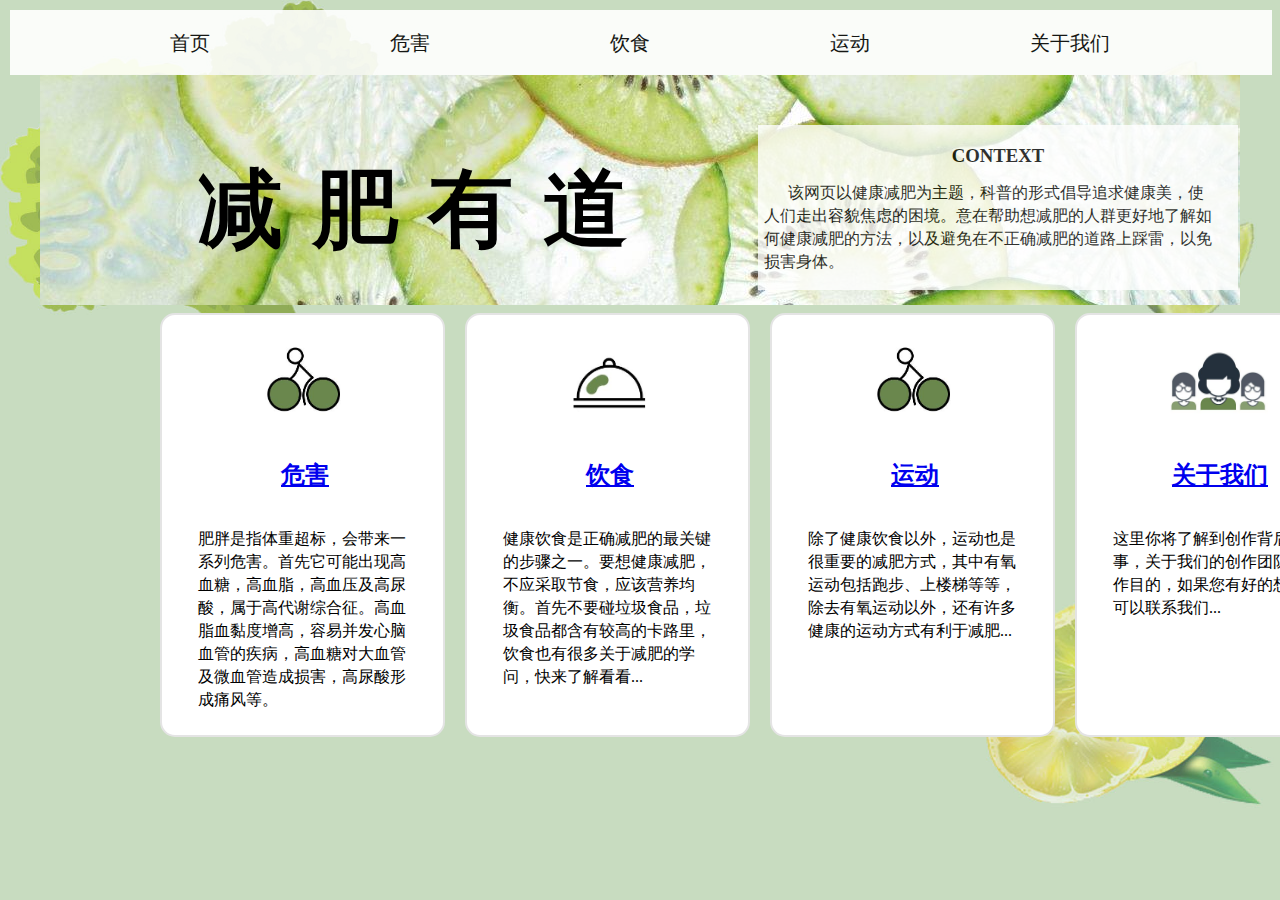
<file: index.html>
<!doctype html> 
<html lang="zh"><!--主要文字为中文-->
    <head><!--网页头部-->
        <meta charset="utf-8">
        <title>减肥有道</title><!--网站标题-->
			<link rel="stylesheet" href="style.css"/>
       <!--样式设计-->
    </head>
	<!--网页主体部分-->
   <body background="img/6666.jpg" style=" background-repeat:no-repeat ;background-size:100% 100%;background-attachment: fixed;"><!--设置背景图片-->
	   <div class="container">
			<div class="containerfirst">
				<div id="menu"><!--菜单栏-->
					<ul>
						<li><a href="index.html">首页</a></li>
						<li><a href="201918340433-zhangqi-1601/harm.html" class="drop">危害</a>
							<div class="dropdown_1column">
								<div class="col_1">
									<ul class="simple">
										<li><a href="201918340433-zhangqi-1601/obese/obese.html">肥胖的危害</a></li>
										<li><a href="201918340433-zhangqi-1601/false losing/false losing.html">不正确减肥</a></li>    
									</ul>
								</div>
							</div>
						</li>
						<li><a href="201918340431-yeyang-1601/YinShi.html" class="drop">饮食</a>
							<div class="dropdown_1column">
								<div class="col_1">
									<ul class="simple">
										<li><a href="201918340431-yeyang-1601/ShiWuJieShao/ShiWuJieShao.html">食物介绍</a></li>
										<li><a href="201918340431-yeyang-1601/JianFeiShiPu/JianFeiShiPu.html">减肥食谱</a></li>    
									</ul>
								</div>
							</div>
						</li>
						<li><a href="201918340435-zhonglumei-1601/yundong.html" class="drop">运动</a>
							<div class="dropdown_1column">
								<div class="col_1">
									<ul class="simple">
										<li><a href="201918340435-zhonglumei-1601/youyang/youyang.html">有氧运动</a></li>
										<li><a href="201918340435-zhonglumei-1601/wuyang/wuyang2.html">无氧运动</a></li>    
									</ul>
								</div>
							</div>
						</li>
						<li><a href="aboutUs/aboutUs.html" class="nodrop">关于我们</a></li>
					</ul>
				</div>
			</div> 
	    </div>
		<div class="demo">
	   	   <h1>减肥有道</h1>
		   	  <div class="box"><!--透明框-->
				  <h3>CONTEXT</h3>
				  <p> &nbsp; &nbsp; &nbsp; 该网页以健康减肥为主题，科普的形式倡导追求健康美，使人们走出容貌焦虑的困境。意在帮助想减肥的人群更好地了解如何健康减肥的方法，以及避免在不正确减肥的道路上踩雷，以免损害身体。</p>
			  </div>
		
	  </div>    
	   <br><br><br>
		<div id="main">
			<div id="one">
				<a href="201918340433-zhangqi-1601/harm.html">
					<img src="img/5661.png" alt="a picture of 危害的图标">
				</a>
					<div class="text">
						<a href="201918340433-zhangqi-1601/harm.html">
							<h2>危害</h2>
						</a>
						<p>肥胖是指体重超标，会带来一系列危害。首先它可能出现高血糖，高血脂，高血压及高尿酸，属于高代谢综合征。高血脂血黏度增高，容易并发心脑血管的疾病，高血糖对大血管及微血管造成损害，高尿酸形成痛风等。
						</p>
					</div>
			</div>
			<div id="two">
				<a href="201918340431-yeyang-1601/YinShi.html">
					<img src="img/xzoi112.png" alt="a picture of 饮食图标">
				</a>
					<div class="text">
						<a href="201918340431-yeyang-1601/YinShi.html">
							<h2>饮食</h2>
						</a>
						<p>健康饮食是正确减肥的最关键的步骤之一。要想健康减肥，不应采取节食，应该营养均衡。首先不要碰垃圾食品，垃圾食品都含有较高的卡路里，饮食也有很多关于减肥的学问，快来了解看看...
						</p>
					</div>
			</div>
			<div id="three">
				<a href="201918340435-zhonglumei-1601/yundong.html">
					<img src="img/5661.png" alt="a picture of 运动图标">
				</a>
					<div class="text">
						<a href="201918340435-zhonglumei-1601/yundong.html">
							<h2>运动</h2>
						</a>
						<p>除了健康饮食以外，运动也是很重要的减肥方式，其中有氧运动包括跑步、上楼梯等等，除去有氧运动以外，还有许多健康的运动方式有利于减肥...
						</p>
					</div>
			</div>
			<div id="four">
				<a href="aboutUs/aboutUs.html">
					<img src="img/112.png" alt="a picture of cycling">
				</a>
					<div class="text">
						<a href="aboutUs/aboutUs.html">
							<h2>关于我们</h2>
						</a>
						<p>这里你将了解到创作背后的故事，关于我们的创作团队，创作目的，如果您有好的想法也可以联系我们...
						</p>
					</div>
			</div>
		</div>
</body>
</html>
</file>
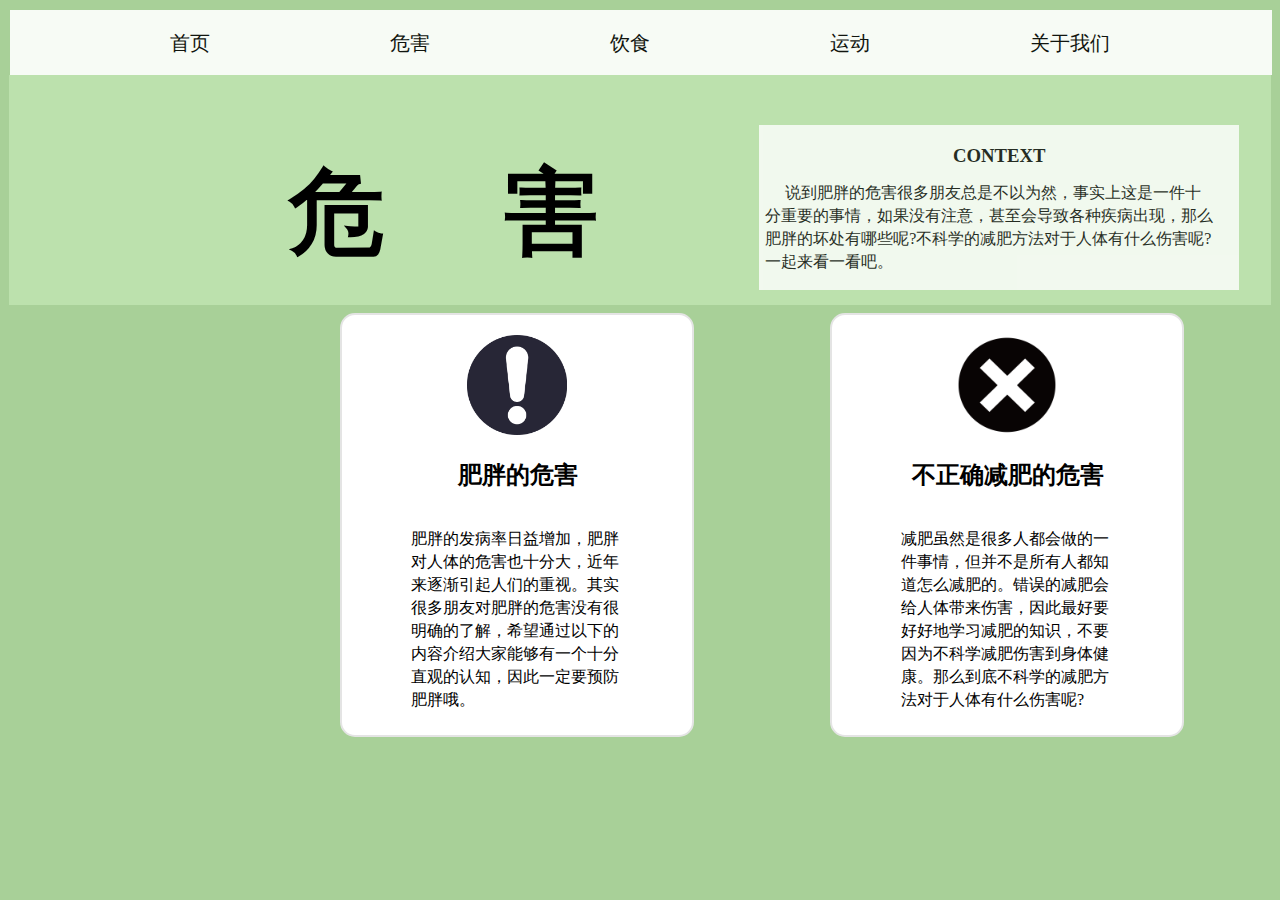
<file: 201918340433-zhangqi-1601/harm.html>
<!doctype html>
<html>
<head><!--头部-->
	<meta charset="utf-8">
	<title>减肥有道</title><!--网页标题-->
			<link rel="stylesheet" href="style.css"/>
       <!--样式设计-->
    </head>
	<!--网页主体部分-->
   <body>
	   <div class="container"><!--大框-->
			<div class="containerfirst"><!--第一页-->
				<div id="menu"><!--菜单栏-->
					<ul>
						<li> <a href="../index.html" class="nodrop">首页</a></li>
						<li><a href="harm.html" class="drop">危害</a>
							<div class="dropdown_1column">
								<div class="col_1">
									<ul class="simple">
										<li><a href="obese/obese.html">肥胖的危害</a></li>
										<li><a href="false losing/false losing.html">不正确减肥</a></li>    
									</ul>
								</div>
							</div>
						</li>
						<li><a href="../201918340431-yeyang-1601/YinShi.html" class="drop">饮食</a>
							<div class="dropdown_1column">
								<div class="col_1">
									<ul class="simple">
										<li><a href="../201918340431-yeyang-1601/ShiWuJieShao/ShiWuJieShao.html">食物介绍</a></li>
										<li><a href="../201918340431-yeyang-1601/JianFeiShiPu/JianFeiShiPu.html">减肥食谱</a></li>    
									</ul>
								</div>
							</div>
						</li>
						<li><a href="../201918340435-zhonglumei-1601/yundong.html" class="drop">运动</a>
							<div class="dropdown_1column">
								<div class="col_1">
									<ul class="simple">
										<li><a href="../201918340435-zhonglumei-1601/youyang/youyang.html">有氧运动</a></li>
										<li><a href="../201918340435-zhonglumei-1601/wuyang/wuyang2.html">无氧运动</a></li>    
									</ul>
								</div>
							</div>
						</li>
						<li><a href="../aboutUs/aboutUs.html" class="nodrop">关于我们</a></li>
					</ul>
				</div>
			</div> 
	    </div>
		<div class="demo">
	   	   <h1>危害</h1><!--一级标题-->
		   	  <div class="box"><!--透明框-->
				  <h3>CONTEXT</h3>
				  <p> &nbsp; &nbsp; &nbsp;说到肥胖的危害很多朋友总是不以为然，事实上这是一件十分重要的事情，如果没有注意，甚至会导致各种疾病出现，那么肥胖的坏处有哪些呢?不科学的减肥方法对于人体有什么伤害呢?一起来看一看吧。
				  </p>
			  </div>		
	  </div>    
	   <br><br><br>
		<div id="main">			                                                 
				<div onclick="window.open('obese/obese.html','_self')" id="one">
			  <a href="obese/obese.html">
				  <img src="img/gantanhao.png" alt="感叹号">
			  </a>
			  
				  <div class="text">
						<h2><a href="obese/obese.html">肥胖的危害</a></h2>
						<p>肥胖的发病率日益增加，肥胖对人体的危害也十分大，近年来逐渐引起人们的重视。其实很多朋友对肥胖的危害没有很明确的了解，希望通过以下的内容介绍大家能够有一个十分直观的认知，因此一定要预防肥胖哦。
						</p>
					</div>
			</div>
		  <div onclick="window.open('false losing/false losing.html','_self')" id="two">
			  <a href="false losing/false losing.html">
				  <img src="img/false.png" alt="错误">
			  </a>
					<div class="text">
						<h2><a href="false losing/false losing.html">不正确减肥的危害</a></h2>
						<p>减肥虽然是很多人都会做的一件事情，但并不是所有人都知道怎么减肥的。错误的减肥会给人体带来伤害，因此最好要好好地学习减肥的知识，不要因为不科学减肥伤害到身体健康。那么到底不科学的减肥方法对于人体有什么伤害呢?
						</p>
					</div>
			</div>	
		</div>
</body>

</html>
</file>
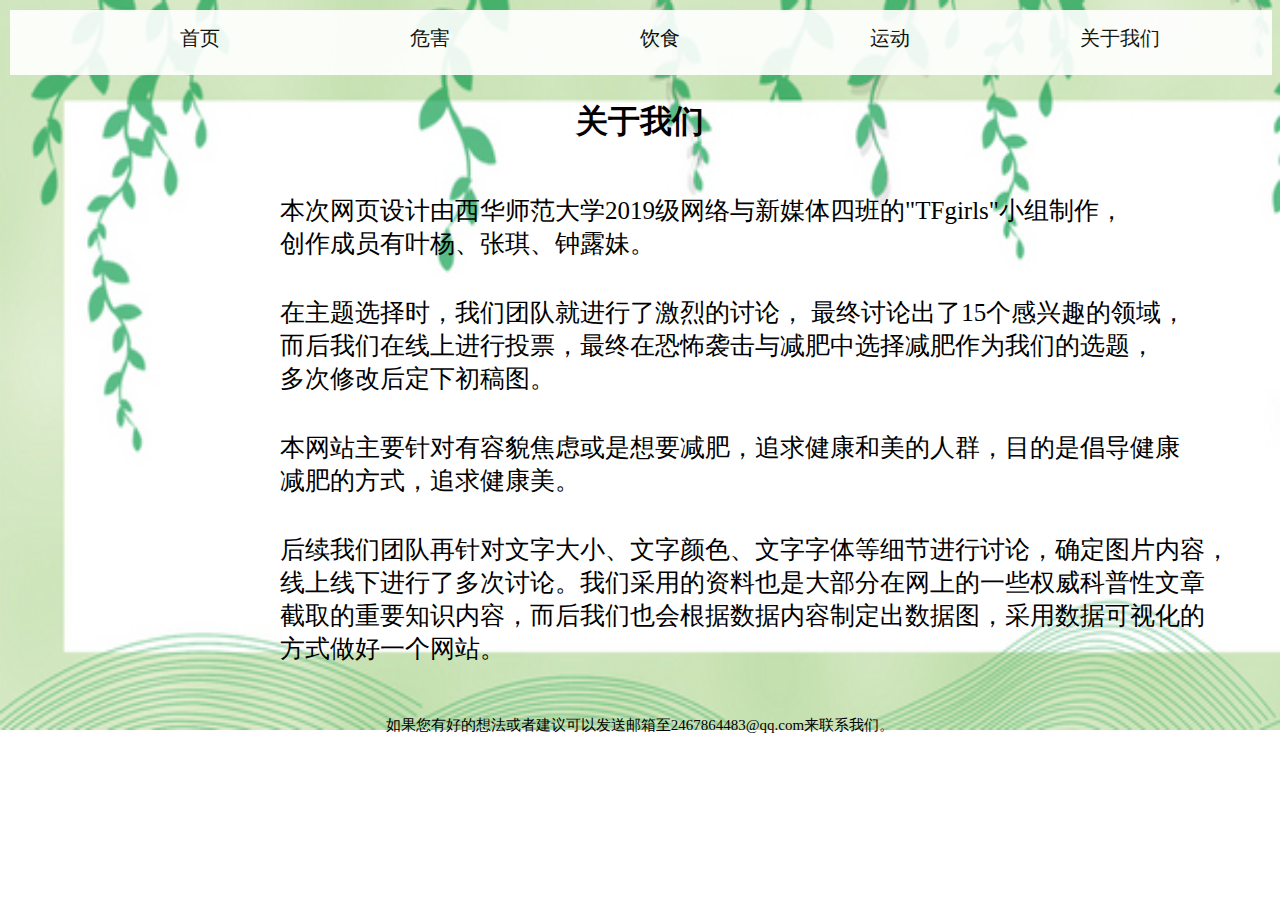
<file: aboutUs/aboutUs.html>
<!doctype html>
<html lang="zh"><!--网页主要语言为中文简体 -->
	<head>
		<meta charset="utf-8">
		<title>减肥有道</title>
		<link rel="stylesheet" href="style.css"/>  
		
	</head>
	<body>
		<!--主要内容-->
		<div class="container">
			<div class="navigation">
				<div id="menu">
					<ul>
						<li> <a href="../index.html" class="nodrop">首页</a></li>
						<li><a href="../201918340433-zhangqi-1601/harm.html" class="drop">危害</a>
							<div class="dropdown_1column">
								<div class="col_1">
									<ul class="simple">
										<li><a href="../201918340433-zhangqi-1601/obese/obese.html">肥胖的危害</a></li>
										<li><a href="../201918340433-zhangqi-1601/false losing/false losing.html">不正确减肥</a></li>    
									</ul>
								</div>
							</div>
						</li>
						<li><a href="../201918340431-yeyang-1601/YinShi.html" class="drop">饮食</a>
							<div class="dropdown_1column">
								<div class="col_1">
									<ul class="simple">
										<li><a href="../201918340431-yeyang-1601/ShiWuJieShao/ShiWuJieShao.html">食物介绍</a></li>
										<li><a href="../201918340431-yeyang-1601/JianFeiShiPu/JianFeiShiPu.html">减肥食谱</a></li>    
									</ul>
								</div>
							</div>
						</li>
						<li><a href="../201918340435-zhonglumei-1601/yundong.html" class="drop">运动</a>
							<div class="dropdown_1column">
								<div class="col_1">
									<ul class="simple">
										<li><a href="../201918340435-zhonglumei-1601/youyang/youyang.html">有氧运动</a></li>
										<li><a href="../201918340435-zhonglumei-1601/wuyang/wuyang2.html">无氧运动</a></li>    
									</ul>
								</div>
							</div>
						</li>
						<li><a href="aboutUs.html" class="nodrop">关于我们</a></li>
					</ul>
				</div>
			</div> 
			<h1>关于我们</h1>
			<div class="text">
				<p>本次网页设计由西华师范大学2019级网络与新媒体四班的"TFgirls"小组制作，<br>
					创作成员有叶杨、张琪、钟露妹。
				</p>
				<br><br>
				<p>在主题选择时，我们团队就进行了激烈的讨论， 最终讨论出了15个感兴趣的领域，<br>
					而后我们在线上进行投票，最终在恐怖袭击与减肥中选择减肥作为我们的选题，<br>
					多次修改后定下初稿图。
				</p>
				<br><br>
				<p>本网站主要针对有容貌焦虑或是想要减肥，追求健康和美的人群，目的是倡导健康<br>
					减肥的方式，追求健康美。
				</p>
				<br><br>
				<p>后续我们团队再针对文字大小、文字颜色、文字字体等细节进行讨论，确定图片内容，<br>
					线上线下进行了多次讨论。我们采用的资料也是大部分在网上的一些权威科普性文章<br>
					截取的重要知识内容，而后我们也会根据数据内容制定出数据图，采用数据可视化的<br>
					方式做好一个网站。
				</p>
			</div>	
		</div>
		<!--页脚-->
		<footer>
			<br><br><br>
			如果您有好的想法或者建议可以发送邮箱至2467864483@qq.com来联系我们。
		</footer>
	</body>
</html>
</file>
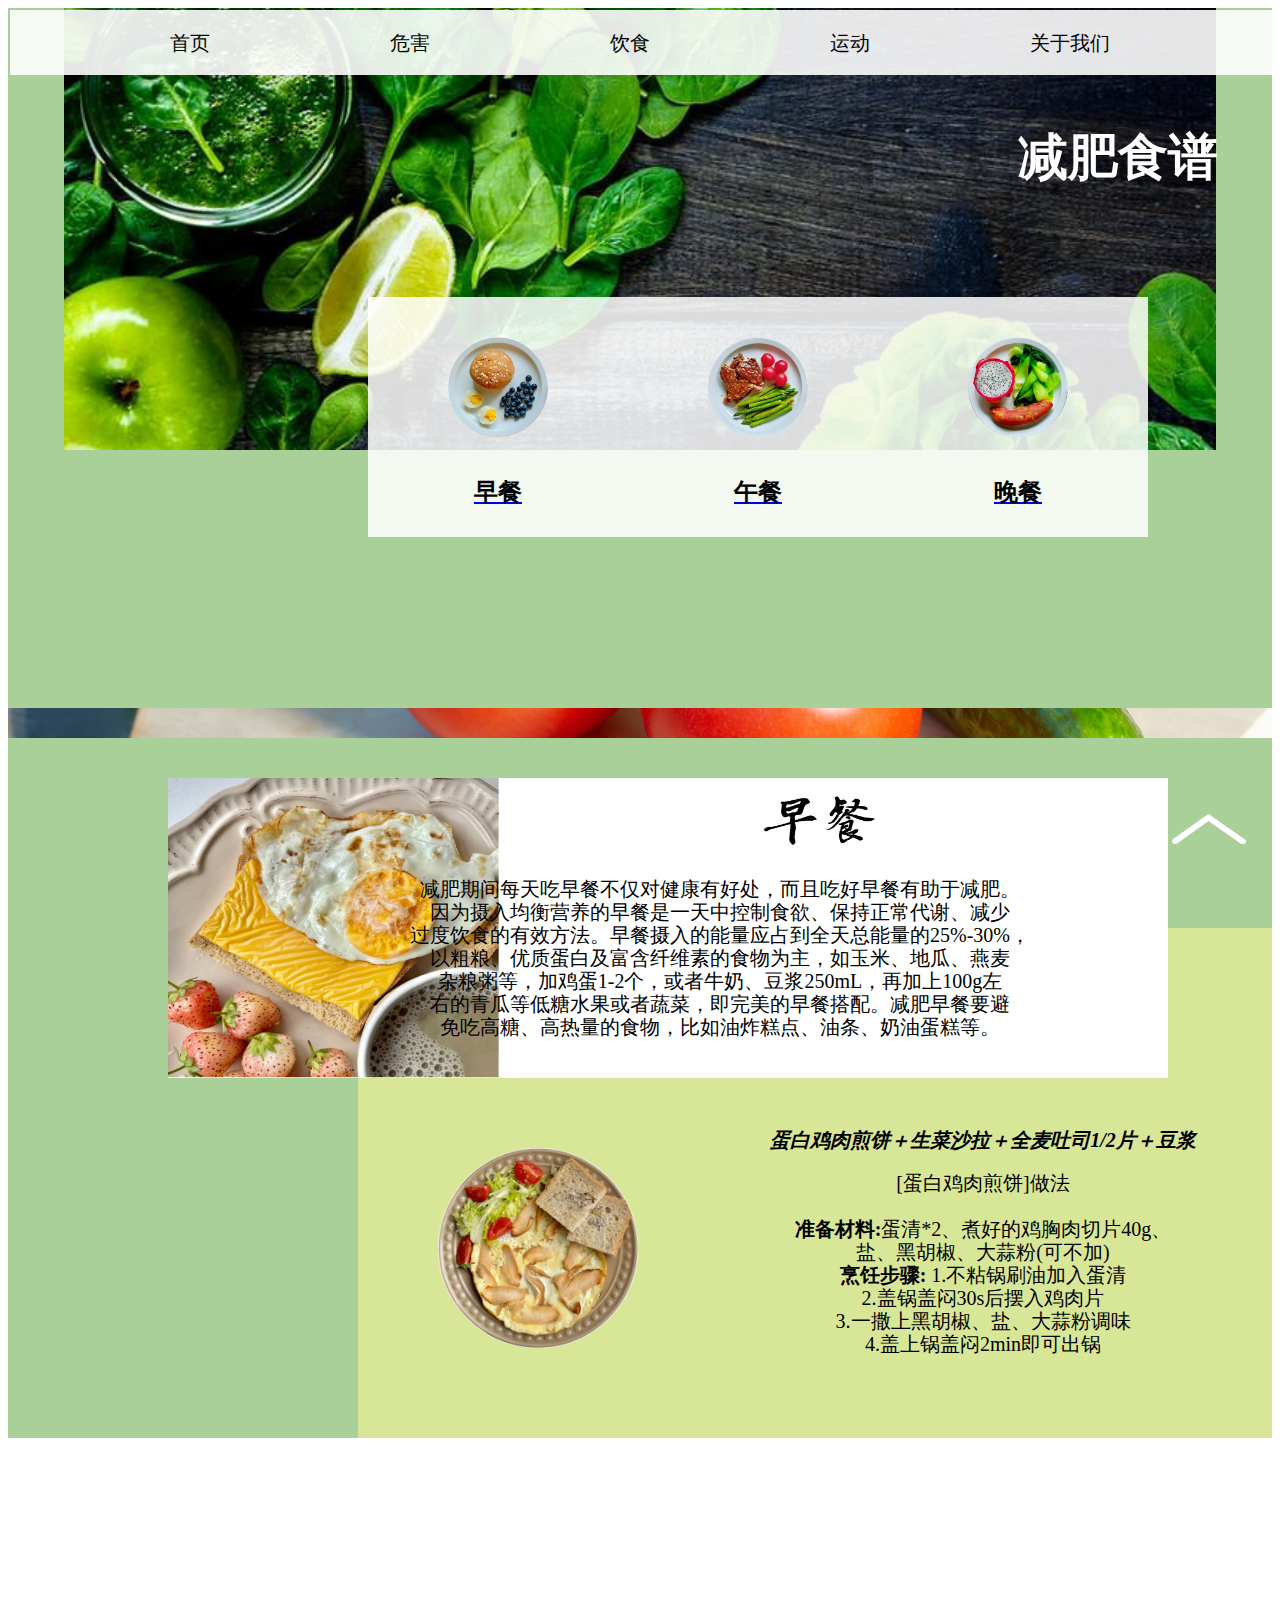
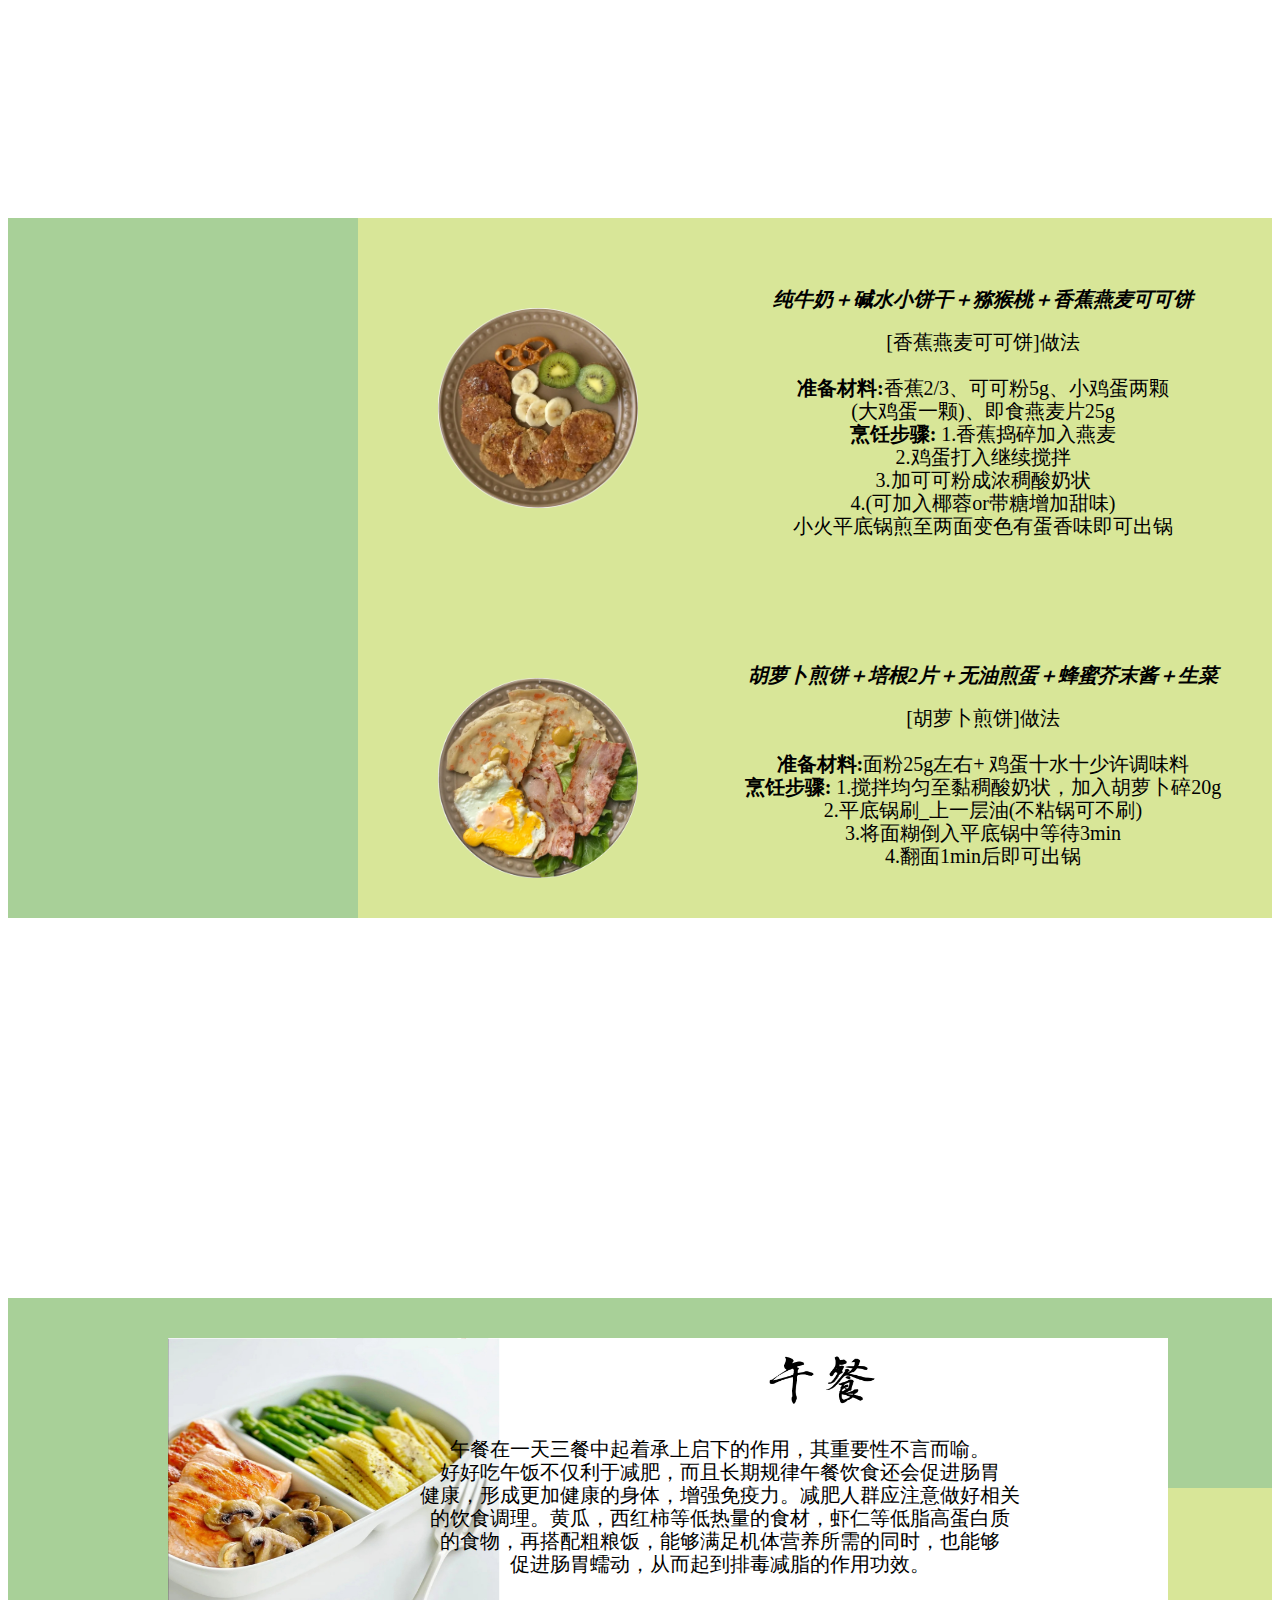
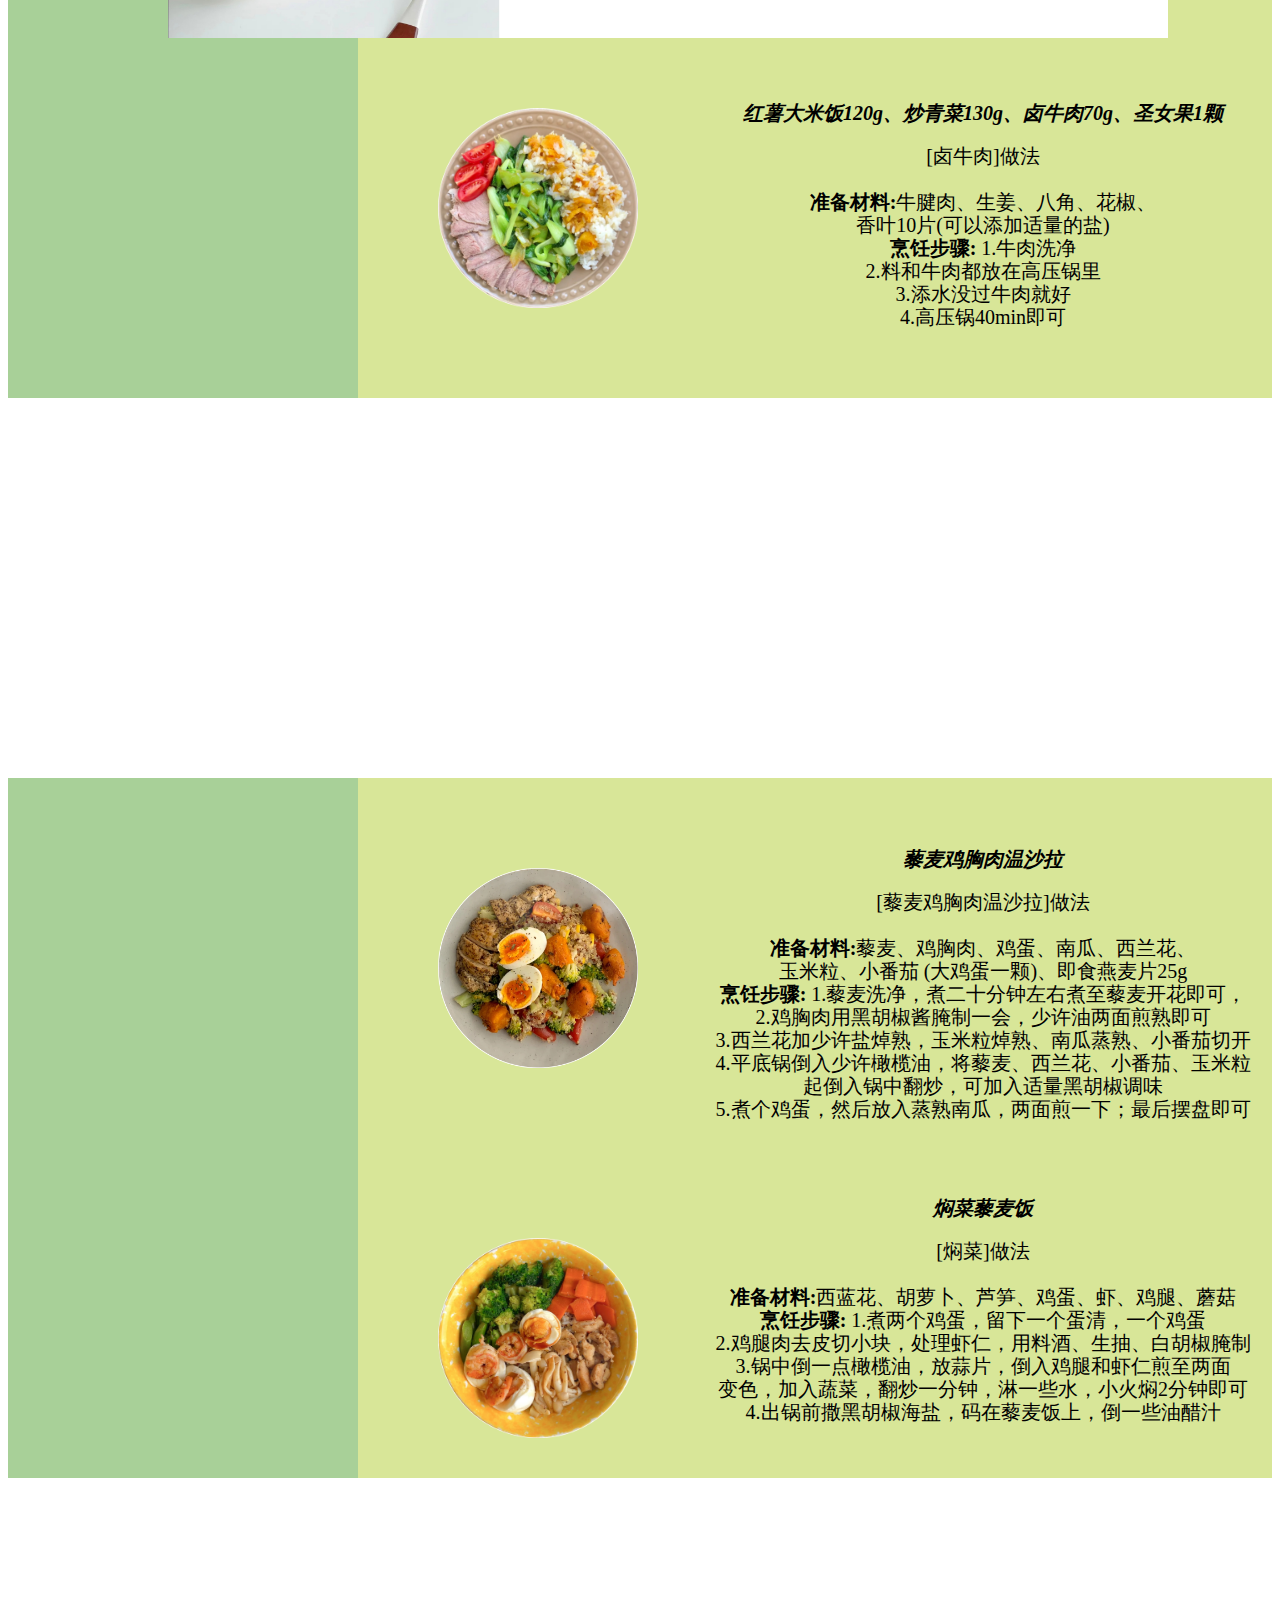
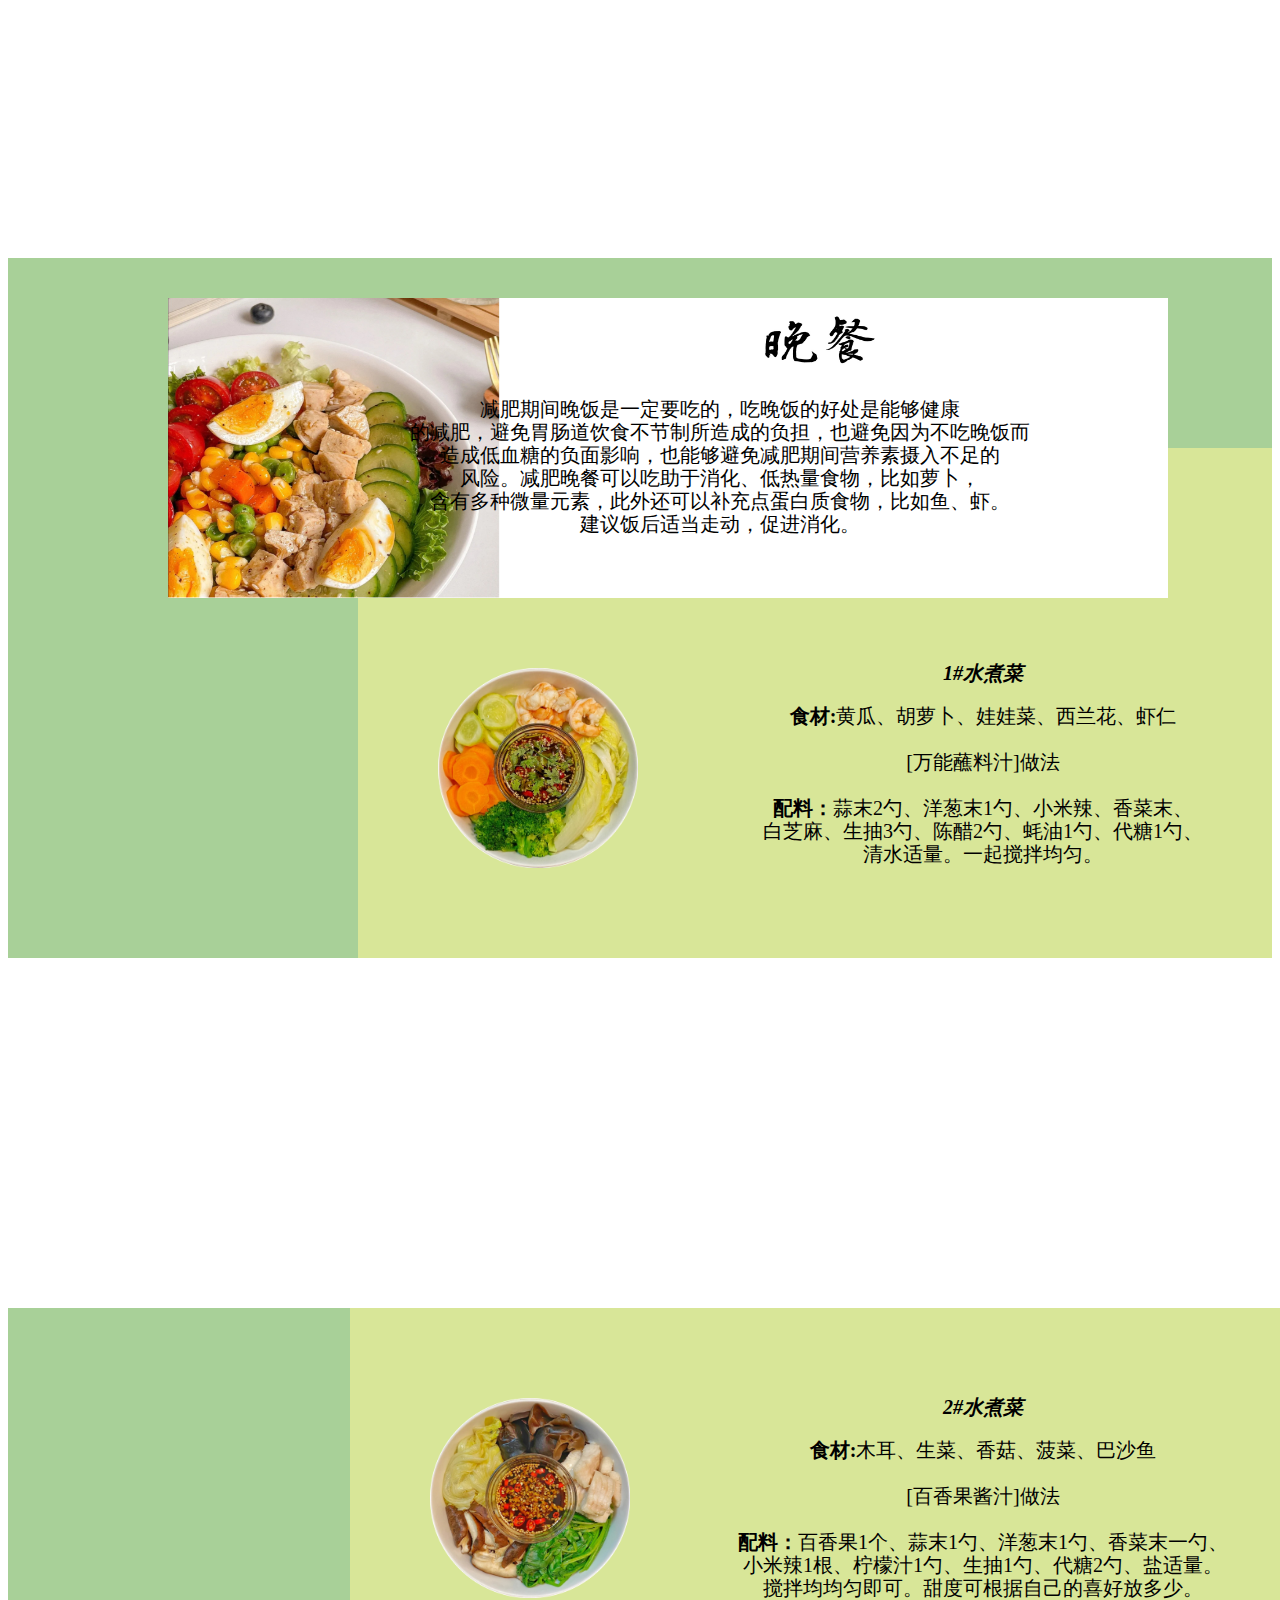
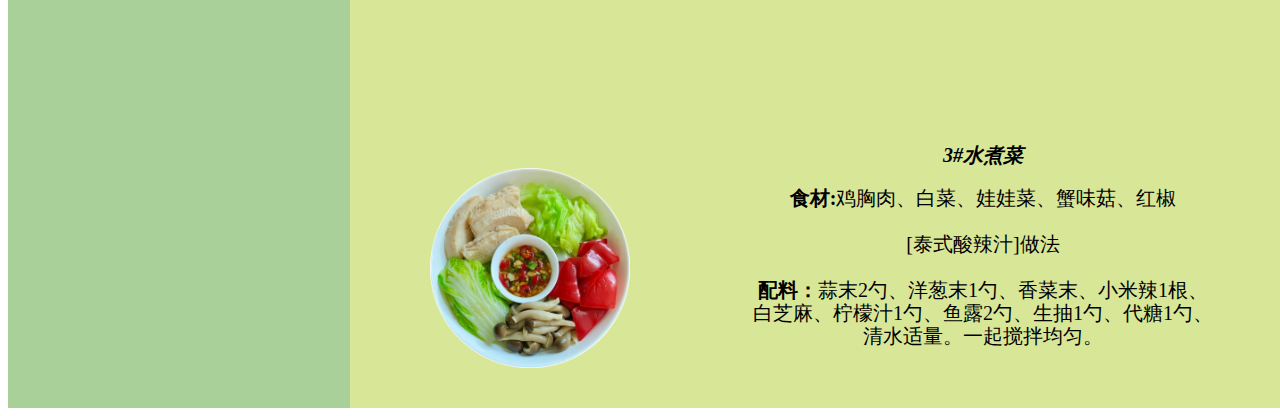
<file: 201918340431-yeyang-1601/JianFeiShiPu/JianFeiShiPu.html>
<!DOCTYPE html>
<html lang="zh">
	<head>
		<meta http-equiv="content-type" content="text/html; charset=UTF-8">
    	<meta charset="utf-8">
    	<title>减肥有道</title>
       <link rel="stylesheet" href="style3.css"/>
	</head>
	<body>
<!--子首页部分-->
		<div class="container1">
			<div class="navigation">
				<div id="menu">
					<ul>
						<li> <a href="../../index.html" class="nodrop">首页</a></li>
						<li><a href="../../201918340433-zhangqi-1601/harm.html" class="drop">危害</a>
							<div class="dropdown_1column">
								<div class="col_1">
									<ul class="simple">
										<li><a href="../../201918340433-zhangqi-1601/obese/obese.html">肥胖的危害</a></li>
										<li><a href="../../201918340433-zhangqi-1601/false losing/false losing.html">不正确减肥</a></li>    
									</ul>
								</div>
							</div>
						</li>
						<li><a href="../YinShi.html" class="drop">饮食</a>
							<div class="dropdown_1column">
								<div class="col_1">
									<ul class="simple">
										<li><a href="../ShiWuJieShao/ShiWuJieShao.html">食物介绍</a></li>
										<li><a href="JianFeiShiPu.html">减肥食谱</a></li>    
									</ul>
								</div>
							</div>
						</li>
						<li><a href="../../201918340435-zhonglumei-1601/yundong.html" class="drop">运动</a>
							<div class="dropdown_1column">
								<div class="col_1">
									<ul class="simple">
										<li><a href="../../201918340435-zhonglumei-1601/youyang/youyang.html">有氧运动</a></li>
										<li><a href="../../201918340435-zhonglumei-1601/wuyang/wuyang2.html">无氧运动</a></li>    
									</ul>
								</div>
							</div>
						</li>
						<li><a href="../../aboutUs/aboutUs.html" class="nodrop">关于我们</a></li>
					</ul>
				</div>
			</div> 
			<div class="box1">
				<br><br>
				<h3>减肥食谱</h3>
			</div>
	    	<br><br><br>
			<div id="main">
				<div id="one">
					<a href="#a" class="nodrop">
						<img src="img/PicsArt_06-27-12.06.46.png" alt="a picture of food" width="100px" height="100px">
					</a>
					<a href="#a" class="nodrop"><h2>早餐</h2></a>
				</div>
				<div id="two">
					<a href="#b" class="nodrop">
						<img src="img/PicsArt_06-26-11.52.14.png" alt="a picture of food" width="100px" height="100px">
					</a>
					<a href="#a" class="nodrop"><h2>午餐</h2></a>
				</div>
				<div id="three">
					<a href="#c" class="nodrop">
						<img src="img/PicsArt_06-27-12.13.11.png" alt="a picture of food" width="100px" height="100px">
					</a>
					<a href="#a" class="nodrop"><h2>晚餐</h2></a>
				</div>
			</div>
		</div>	
		
<!--早餐部分-->
		<div class="headerFirstPage" id="a">
			<div class="container">
				<div class="content1">
					<div class="food">
						<img src="img/PicsArt_06-29-01.10.18.png" alt="a picture of breakfast" width="200px" height="200px">
					</div>
				</div>
			  	<div class="content">
					<img src="img/333.jpg" alt="a picture of breakfast" width="1000px" height="300px">
				</div>
				<div class="text">
					<p>减肥期间每天吃早餐不仅对健康有好处，而且吃好早餐有助于减肥。<br>
						因为摄入均衡营养的早餐是一天中控制食欲、保持正常代谢、减少<br>
						过度饮食的有效方法。早餐摄入的能量应占到全天总能量的25%-30%，<br>
						以粗粮、优质蛋白及富含纤维素的食物为主，如玉米、地瓜、燕麦<br>
						杂粮粥等，加鸡蛋1-2个，或者牛奶、豆浆250mL，再加上100g左<br>
						右的青瓜等低糖水果或者蔬菜，即完美的早餐搭配。减肥早餐要避<br>
						免吃高糖、高热量的食物，比如油炸糕点、油条、奶油蛋糕等。
					</p>
				</div>
				<div class="text1">
			  	  	<p><em><strong>蛋白鸡肉煎饼＋生菜沙拉＋全麦吐司1/2片＋豆浆</strong></em></p>
					<p>[蛋白鸡肉煎饼]做法<br><br>
						<b>准备材料:</b>蛋清*2、煮好的鸡胸肉切片40g、<br>盐、黑胡椒、大蒜粉(可不加)<br>
						<b>烹饪步骤:</b>
						1.不粘锅刷油加入蛋清<br>
						2.盖锅盖闷30s后摆入鸡肉片<br>
						3.一撒上黑胡椒、盐、大蒜粉调味<br>
						4.盖上锅盖闷2min即可出锅<br>
					</p>
			  	</div>
			</div>
		</div>
		<div class="headerSecondgePage">
			<div class="container">	
				<div class="content2">
					<div class="food2">
						<img src="img/123456.png" alt="a picture of breakfast" width="200px" height="200px">
					</div>
					<div class="food">
						<img src="img/PicsArt_06-29-12.17.27.png" alt="a picture of breakfast" width="200px" height="200px">
					</div>
				</div>
				<div class="text1">
			  	  	<p><em><strong>纯牛奶＋碱水小饼干＋猕猴桃＋香蕉燕麦可可饼</strong></em></p>
					<p>[香蕉燕麦可可饼]做法<br><br>
						<b>准备材料:</b>香蕉2/3、可可粉5g、小鸡蛋两颗<br>
						(大鸡蛋一颗)、即食燕麦片25g<br>
						<b>烹饪步骤:</b>
						1.香蕉捣碎加入燕麦<br>
						2.鸡蛋打入继续搅拌<br>
						3.加可可粉成浓稠酸奶状<br>
						4.(可加入椰蓉or带糖增加甜味)<br>
						小火平底锅煎至两面变色有蛋香味即可出锅<br>
					</p>
			  	</div>
				<div class="text1">
					<br><br>
					<p><em><strong>胡萝卜煎饼＋培根2片＋无油煎蛋＋蜂蜜芥末酱＋生菜</strong></em></p>
					<p>[胡萝卜煎饼]做法<br><br>
						<b>准备材料:</b>面粉25g左右+ 鸡蛋十水十少许调味料<br>
						<b>烹饪步骤:</b>
						1.搅拌均匀至黏稠酸奶状，加入胡萝卜碎20g<br>
						2.平底锅刷_上一层油(不粘锅可不刷)<br>
						3.将面糊倒入平底锅中等待3min<br>
						4.翻面1min后即可出锅<br>
					</p>
				</div>
			</div>
		</div>
		
<!--午餐部分-->
		<div class="headerThirdPage" id="b">
			<div class="container">
				<div class="content1">
					<div class="food">
						<img src="img/PicsArt_06-29-03.35.15.png" alt="a picture of lunch" width="200px" height="200px">
					</div>
				</div>
			  	<div class="content">
					<img src="img/222.jpg" alt="a picture of breakfast" width="1000px" height="300px">
				</div>
				<div class="text">
					<p>午餐在一天三餐中起着承上启下的作用，其重要性不言而喻。<br>
						好好吃午饭不仅利于减肥，而且长期规律午餐饮食还会促进肠胃<br>
						健康，形成更加健康的身体，增强免疫力。减肥人群应注意做好相关<br>
						的饮食调理。黄瓜，西红柿等低热量的食材，虾仁等低脂高蛋白质<br>
						的食物，再搭配粗粮饭，能够满足机体营养所需的同时，也能够<br>
						促进肠胃蠕动，从而起到排毒减脂的作用功效。<br>
					</p>
				</div>
				<div class="text1">
					<br><br>
			  	  	<p><em><strong>红薯大米饭120g、炒青菜130g、卤牛肉70g、圣女果1颗</strong></em></p>
					<p>[卤牛肉]做法<br><br>
						<b>准备材料:</b>牛腱肉、生姜、八角、花椒、<br>香叶10片(可以添加适量的盐)<br>
						<b>烹饪步骤:</b>
						1.牛肉洗净<br>
						2.料和牛肉都放在高压锅里<br>
						3.添水没过牛肉就好<br>
						4.高压锅40min即可<br>
					</p>
			  </div>
			</div>
		</div>
		<div class="headerFourthPage">
			<div class="container">	
				<div class="content2">
					<div class="food2">
						<img src="img/PicsArt_06-29-03.36.58.png" alt="a picture of lunch" width="200px" height="200px">
					</div>
					<div class="food">
						<img src="img/PicsArt_06-29-03.37.33.png" alt="a picture of lunch" width="200px" height="200px">
					</div>
				</div>
				<div class="text1">
			  	  	<p><em><strong>藜麦鸡胸肉温沙拉</strong></em></p>
					<p>[藜麦鸡胸肉温沙拉]做法<br><br>
						<b>准备材料:</b>藜麦、鸡胸肉、鸡蛋、南瓜、西兰花、<br>玉米粒、小番茄
						(大鸡蛋一颗)、即食燕麦片25g<br>
						<b>烹饪步骤:</b>
						1.藜麦洗净，煮二十分钟左右煮至藜麦开花即可，<br>
						2.鸡胸肉用黑胡椒酱腌制一会，少许油两面煎熟即可<br>
						3.西兰花加少许盐焯熟，玉米粒焯熟、南瓜蒸熟、小番茄切开<br>
						4.平底锅倒入少许橄榄油，将藜麦、西兰花、小番茄、玉米粒<br>
						起倒入锅中翻炒，可加入适量黑胡椒调味<br>
						5.煮个鸡蛋，然后放入蒸熟南瓜，两面煎一下；最后摆盘即可<br>
					</p>
					<br><br>
					<p><em><strong>焖菜藜麦饭</strong></em></p>
					<p>[焖菜]做法<br><br>
						<b>准备材料:</b>西蓝花、胡萝卜、芦笋、鸡蛋、虾、鸡腿、蘑菇<br>
						<b>烹饪步骤:</b>
						1.煮两个鸡蛋，留下一个蛋清，一个鸡蛋<br>
						2.鸡腿肉去皮切小块，处理虾仁，用料酒、生抽、白胡椒腌制<br>
						3.锅中倒一点橄榄油，放蒜片，倒入鸡腿和虾仁煎至两面<br>
						变色，加入蔬菜，翻炒一分钟，淋一些水，小火焖2分钟即可<br>
						4.出锅前撒黑胡椒海盐，码在藜麦饭上，倒一些油醋汁<br>
					</p>
			  	</div>
			</div>
		</div>
		
<!--晚餐部分-->
		<div class="headerFifthPage" id="c">
			<div class="container">
				<div class="content1">
					<div class="food">
						<img src="img/PicsArt_06-29-05.47.40.png" alt="a picture of supper" width="200px" height="200px">
					</div>
				</div>
			  	<div class="content">
					<img src="img/1111.jpg" alt="a picture of breakfast" width="1000px" height="300px">
				</div>
				<div class="text">
					<p>减肥期间晚饭是一定要吃的，吃晚饭的好处是能够健康<br>
						的减肥，避免胃肠道饮食不节制所造成的负担，也避免因为不吃晚饭而<br>
						造成低血糖的负面影响，也能够避免减肥期间营养素摄入不足的<br>
						风险。减肥晚餐可以吃助于消化、低热量食物，比如萝卜，<br>
						含有多种微量元素，此外还可以补充点蛋白质食物，比如鱼、虾。<br>
						建议饭后适当走动，促进消化。
					</p>
				</div>
				<div class="text1">
					<br><br>
			  	  	<p><em><strong>1#水煮菜</strong></em></p>
					<p><b>食材:</b>黄瓜、胡萝卜、娃娃菜、西兰花、虾仁<br><br>
						[万能蘸料汁]做法<br><br>
						<b>配料：</b>蒜末2勺、洋葱末1勺、小米辣、香菜末、<br>
						白芝麻、生抽3勺、陈醋2勺、蚝油1勺、代糖1勺、<br>
						清水适量。一起搅拌均匀。
					</p>
			  </div>
			</div>
		</div>
		<div class="container2">	
			<div class="content2">
				<div class="food2">
					<img src="img/PicsArt_06-29-05.49.38.png" alt="a picture of supper" width="200px" height="200px">
				</div>
				<div class="food">
					<img src="img/PicsArt_06-29-05.48.48.png" alt="a picture of supper" width="200px" height="200px">
				</div>
			</div>
			<div class="text1">
				<br>
			  	<p><em><strong>2#水煮菜</strong></em></p>
				<p><b>食材:</b>木耳、生菜、香菇、菠菜、巴沙鱼<br><br>
					[百香果酱汁]做法<br><br>
					<b>配料：</b>百香果1个、蒜末1勺、洋葱末1勺、香菜末一勺、<br>
					小米辣1根、柠檬汁1勺、生抽1勺、代糖2勺、盐适量。<br>
					搅拌均均匀即可。甜度可根据自己的喜好放多少。
				</p>			
			</div>
			<div class="text1">
				<br><br><br>
				<p><em><strong>3#水煮菜</strong></em></p>
				<p><b>食材:</b>鸡胸肉、白菜、娃娃菜、蟹味菇、红椒<br><br>
					[泰式酸辣汁]做法<br><br>
					<b>配料：</b>蒜末2勺、洋葱末1勺、香菜末、小米辣1根、<br>
					白芝麻、柠檬汁1勺、鱼露2勺、生抽1勺、代糖1勺、<br>
					清水适量。一起搅拌均匀。
				</p>
			</div>		
		</div>
	<div class="topBox">
		<a href="#top" class="top">
			<img src="img/asdd.png" alt="back to top" width="80" height="50"/>
		</a>
	</div>
	</body>
</html>
</file>
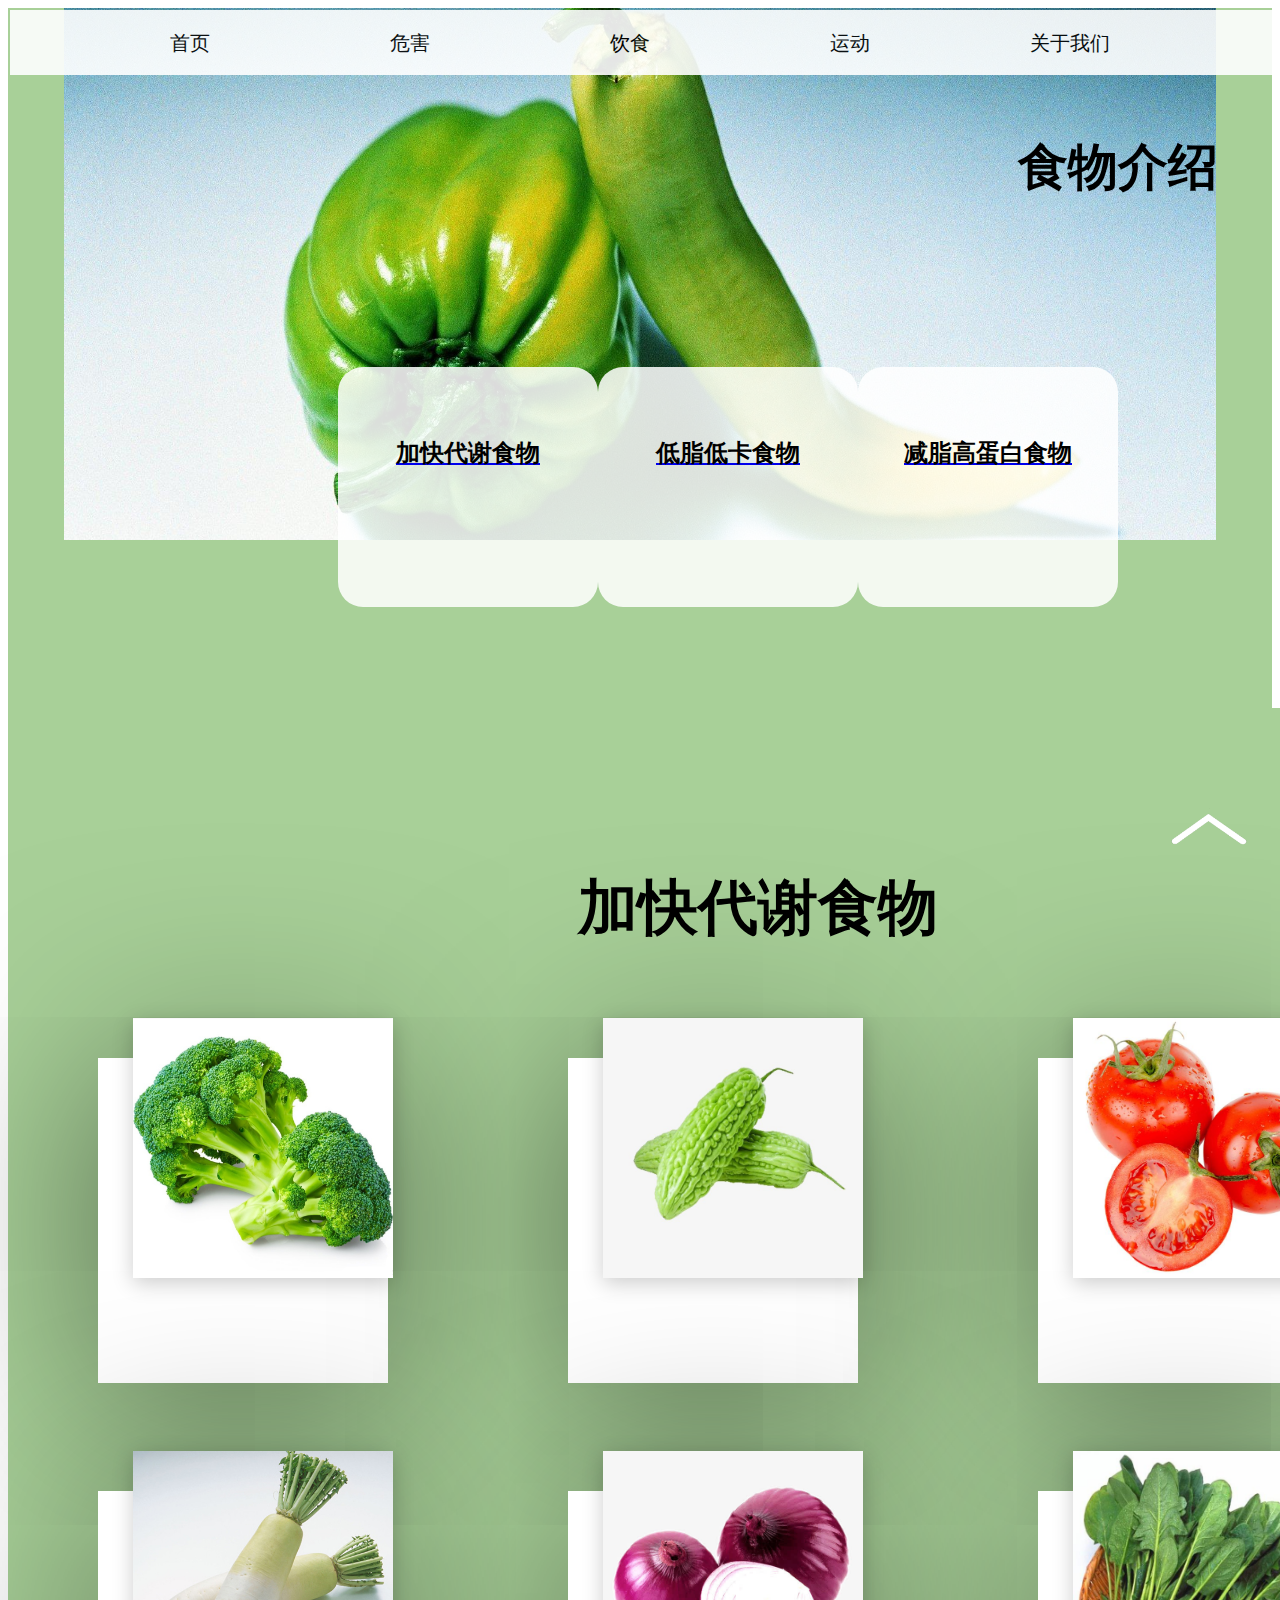
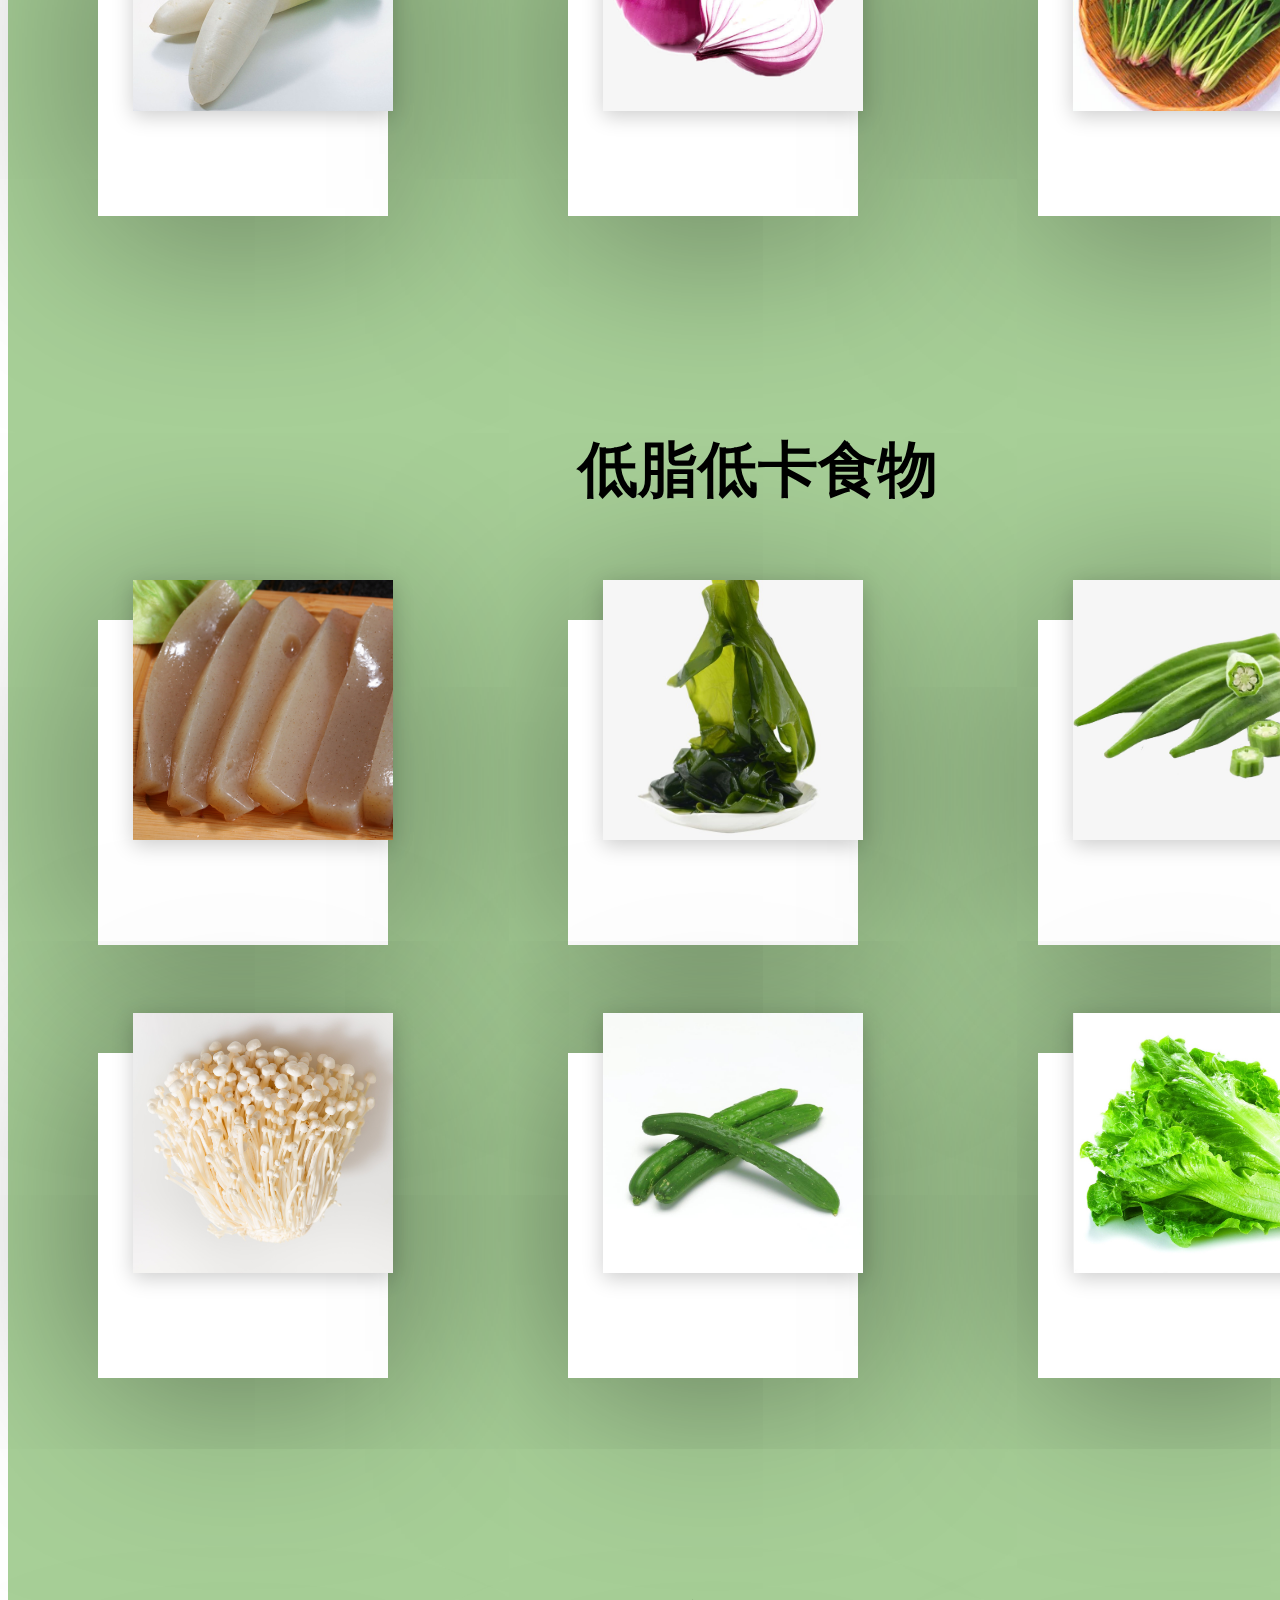
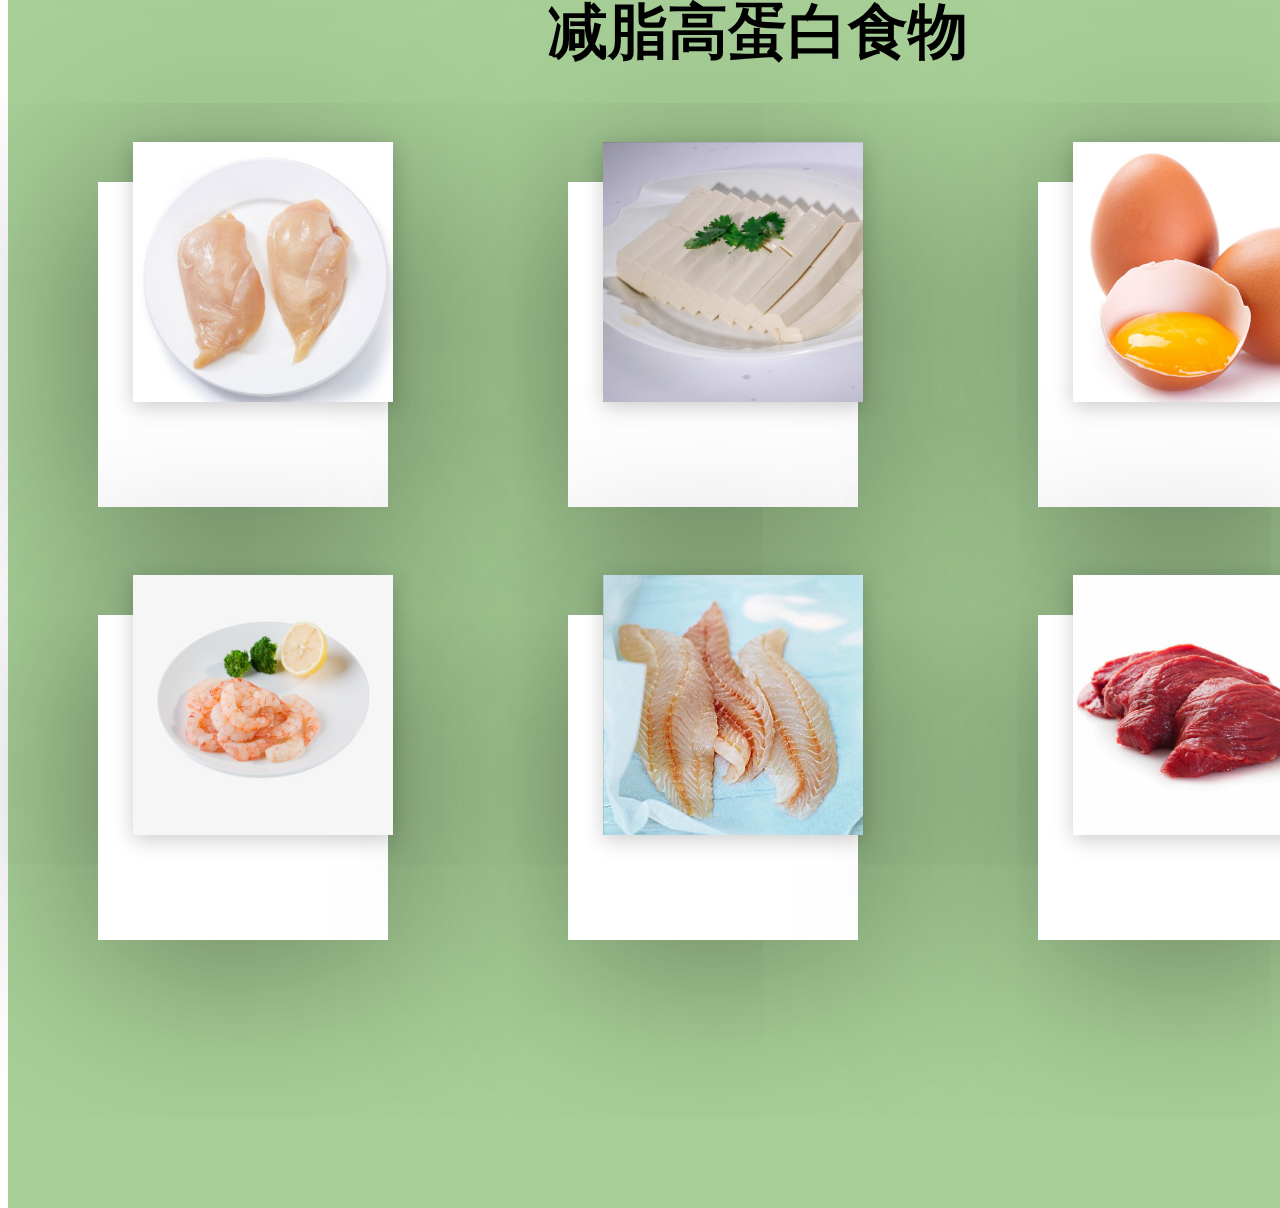
<file: 201918340431-yeyang-1601/ShiWuJieShao/ShiWuJieShao.html>
<!DOCTYPE html>
<html lang="zh">
	<head>
		<meta http-equiv="content-type" content="text/html; charset=UTF-8">
    	<meta charset="utf-8">
    	<title>减肥有道</title>
        <link rel="stylesheet" href="style2.css"/>
	</head>
	<body>
<!--子首页部分-->
		<div class="container1">
			<div class="navigation">
				<div id="menu">
					<ul>
						<li> <a href="../../index.html" class="nodrop">首页</a></li>
						<li><a href="../../201918340433-zhangqi-1601/harm.html" class="drop">危害</a>
							<div class="dropdown_1column">
								<div class="col_1">
									<ul class="simple">
										<li><a href="../../201918340433-zhangqi-1601/obese/obese.html">肥胖的危害</a></li>
										<li><a href="../../201918340433-zhangqi-1601/false losing/false losing.html">不正确减肥</a></li>    
									</ul>
								</div>
							</div>
						</li>
						<li><a href="../YinShi.html" class="drop">饮食</a>
							<div class="dropdown_1column">
								<div class="col_1">
									<ul class="simple">
										<li><a href="ShiWuJieShao.html">食物介绍</a></li>
										<li><a href="../JianFeiShiPu/JianFeiShiPu.html">减肥食谱</a></li>    
									</ul>
								</div>
							</div>
						</li>
						<li><a href="../../201918340435-zhonglumei-1601/yundong.html" class="drop">运动</a>
							<div class="dropdown_1column">
								<div class="col_1">
									<ul class="simple">
										<li><a href="../../201918340435-zhonglumei-1601/youyang/youyang.html">有氧运动</a></li>
										<li><a href="../../201918340435-zhonglumei-1601/wuyang/wuyang2.html">无氧运动</a></li>    
									</ul>
								</div>
							</div>
						</li>
						<li><a href="../../aboutUs/aboutUs.html" class="nodrop">关于我们</a></li>
					</ul>
				</div>
			</div> 
			<div class="box1">
				<br><br>
				<h3>食物介绍</h3>
			</div>
	    	<br><br><br>
			<div id="main">
				<div id="one">
					<a href="#a" class="nodrop"><h2>加快代谢食物</h2></a>
				</div>
				<div id="two">
					<a href="#b" class="nodrop"><h2>低脂低卡食物</h2></a>
				</div>
				<div id="three">
					<a href="#c" class="nodrop"><h2>减脂高蛋白食物</h2></a>
				</div>
			</div>
		</div>	
		
<!--食物介绍部分-->
		<div class="container">
<!--加快代谢食物部分-->
			<div class="text" id="a">
				<h1>加快代谢食物</h1>
			</div>
			<div class="bigBox">
				<div class="card">
					<div class="imgBx">
						<img src="img/IMG_20210629_215057.jpg" alt="西兰花" width="260px" height="260px">
					</div>
					<div class="content">
						<h2>西兰花</h2>
						<p>22kcal/100g<br>
							含有抗氧化剂有助于消化以及抗衰老，易饱腹感，有助于减肥。
						</p>
					</div>
				</div>
				<div class="card">
					<div class="imgBx">
						<img src="img/0164f324d7f310862204c1551d085bc1.jpg" alt="苦瓜" width="260px" height="260px">
					</div>
					<div class="content">
						<h2>苦瓜</h2>
						<p>19kcal/100g<br>
							苦瓜营养非常丰富,其中维生素C的含量居瓜类蔬菜之首，且糖和脂肪的含量都非常低。
						</p>
					</div>
				</div>
				<div class="card">
					<div class="imgBx">
						<img src="img/303ac4921b3e952b7fe17a97ecdc10b9.jpg" alt="西红柿" width="260px" height="260px">
					</div>
					<div class="content">
						<h2>西红柿</h2>
						<p>19kcal/100g<br>
							富含维生素，低热量高饱腹,通过吃西红柿减少主食的进食量。
						</p>
					</div>
				</div>	
			</div>
			<br><br><br><br><br><br>
			<div class="bigBox">
				<div class="card">
					<div class="imgBx">
						<img src="img/3a773edaeba71f7b3db47dc0076e1530.jpg" alt="白萝卜" width="260px" height="260px">
					</div>
					<div class="content">
						<h2>白萝卜</h2>
						<p>16kcal/100g<br>
							食用白萝卜来减肥就是促进肠胃的蠕动，加快食物的消化，清脂减肥。
						</p>
					</div>
				</div>
				<div class="card">
					<div class="imgBx">
						<img src="img/236f524a62af2cd961b0c51ce35f3ec3.jpg" alt="洋葱" width="260px" height="260px">
					</div>
					<div class="content">
						<h2>洋葱</h2>
						<p>40kcal/100g<br>
							几乎不含脂肪，而且是一种热量低、纤维高的蔬菜，可增加饱腹感。
						</p>
					</div>
				</div>
				<div class="card">
					<div class="imgBx">
						<img src="img/be2fe03bf20a1447739a09de9ded3499.jpg" alt="菠菜" width="260px" height="260px">
					</div>
					<div class="content">
						<h2>菠菜</h2>
						<p>28kcal/100g<br>
							富含纤维素，每百克菠菜的热量只有28千卡，营养丰富。
						</p>
					</div>
				</div>	
			</div>
<!--低脂低卡食物部分-->
			<br><br><br>
			<div class="text" id="b">
				<h1>低脂低卡食物</h1>
			</div>
			<div class="bigBox">
				<div class="card">
					<div class="imgBx">
						<img src="img/de178be7f3baeaaf9702946e4f2b1cd9~640x640.png" alt="魔芋" width="260px" height="260px">
					</div>
					<div class="content">
						<h2>魔芋</h2>
						<p>20kcal/100g<br>
							魔芋含的粗纤维比较多，能够有效地促进胃肠道的蠕动，饱腹感强。
						</p>
					</div>
				</div>
				<div class="card">
					<div class="imgBx">
						<img src="img/969c1a84f55e62bac037b0af7edbbad5.jpg" alt="海带" width="260px" height="260px">
					</div>
					<div class="content">
						<h2>海带</h2>
						<p>16kcal/100g<br>
							海带热量低是减肥的好选择，能量、脂肪都比较少，富含膳食纤维。
						</p>
					</div>
				</div>
				<div class="card">
					<div class="imgBx">
						<img src="img/e0a5c298e97d02f04bdf82ffe30a3f29.jpg" alt="秋葵" width="260px" height="260px">
					</div>
					<div class="content">
						<h2>秋葵</h2>
						<p>25kcal/100g<br>
							高蛋白低脂肪低热量的绿色食材，含丰富的膳食纤维。
						</p>
					</div>
				</div>	
			</div>
			<br><br><br><br><br><br>
			<div class="bigBox">
				<div class="card">
					<div class="imgBx">
						<img src="img/7bebb515961b1de5383c7b7434c97053.jpg" alt="金针菇" width="260px" height="260px">
					</div>
					<div class="content">
						<h2>金针菇</h2>
						<p>32kcal/100g<br>
							金针菇是一种热量较低的食物且含脂肪较少，可以有效地促进人体肠道蠕动。
						</p>
					</div>
				</div>
				<div class="card">
					<div class="imgBx">
						<img src="img/IMG_20210629_234313.jpg" alt="黄瓜" width="260px" height="260px">
					</div>
					<div class="content">
						<h2>黄瓜</h2>
						<p>16kcal/100g<br>
							黄瓜含维生素C、维生素B族及许多微量矿物质，它所含的营养成分丰富，还低卡低脂。
						</p>
					</div>
				</div>
				<div class="card">
					<div class="imgBx">
						<img src="img/IMG_20210629_234348.jpg" alt="生菜" width="260px" height="260px">
					</div>
					<div class="content">
						<h2>生菜</h2>
						<p>16kcal/100g<br>
							生菜中的膳食纤维营养物质含量很高,可以起到消除多余脂肪的作用。
						</p>
					</div>
				</div>	
			</div>
<!--减脂高蛋白食物部分-->
			<br><br><br>
			<div class="text" id="c">
				<h1>减脂高蛋白食物</h1>
			</div>
			<div class="bigBox">
				<div class="card">
					<div class="imgBx">
						<img src="img/63d24f835bf38499d938f0ceaa08a954.jpg" alt="鸡胸肉" width="260px" height="260px">
					</div>
					<div class="content">
						<h2>鸡胸肉</h2>
						<p>20kcal/100g<br>
							蛋白质19.4g/100g<br>
							鸡胸肉热量比较低，是所有肉类中最低的，且鸡胸肉蛋白质含量较高，是理想的蛋白质补充剂
						</p>
					</div>
				</div>
				<div class="card">
					<div class="imgBx">
						<img src="img/IMG_20210630_002712.jpg" alt="豆腐" width="260px" height="260px">
					</div>
					<div class="content">
						<h2>豆腐</h2>
						<p>80kcal/100g<br>
							蛋白质6.6g/100g<br>
							豆腐是一种低热量、低糖的豆类食物，可作为减肥期间蛋白质的来源食用，有利于增强体质和增加饱腹感。
						</p>
					</div>
				</div>
				<div class="card">
					<div class="imgBx">
						<img src="img/IMG_20210630_000849.jpg" alt="鸡蛋" width="260px" height="260px">
					</div>
					<div class="content">
						<h2>鸡蛋</h2>
						<p>147kcal/100g<br>
							蛋白质16.2g/100g<br>
							鸡蛋含有优质蛋白质，丰富的维生素，且含有较高的铁、磷、硫和钙等矿物质。
						</p>
					</div>
				</div>	
			</div>
			<br><br><br><br><br><br>
			<div class="bigBox">
				<div class="card">
					<div class="imgBx">
						<img src="img/aa156e894c8d5bce3788e569d3de9dba.jpg" alt="虾仁" width="260px" height="260px">
					</div>
					<div class="content">
						<h2>虾仁</h2>
						<p>93kcal/100g<br>
							蛋白质18.3g/100g<br>
							虾肉中富含蛋白质，虾壳中则有丰富的钙锌等微量元素，而且虾肉中碳水化合物和脂肪的含量都不高。
						</p>
					</div>
				</div>
				<div class="card">
					<div class="imgBx">
						<img src="img/IMG_20210630_000859.jpg" alt="鱼肉" width="260px" height="260px">
					</div>
					<div class="content">
						<h2>鱼肉</h2>
						<p>123kcal/100g<br>
							蛋白质15.4g/100g<br>
							鱼有热量低，脂肪低的特点。含有高度不饱和脂肪酸，有降血脂的作用。
						</p>
					</div>
				</div>
				<div class="card">
					<div class="imgBx">
						<img src="img/ebe0cc0b8dccc26e4d7213d08ced2c8d.jpg" alt="牛肉" width="260px" height="260px">
					</div>
					<div class="content">
						<h2>牛肉</h2>
						<p>125kcal/100g<br>
							蛋白质20.1g/100g<br>
							牛肉蛋白质含量高，脂肪少，且热量低，最适合胖人食用。
						</p>
					</div>
				</div>	
			</div>
			<div class="topBox">
				<a href="#top" class="top">
					<img src="img/sfsdshhfd.png" alt="back to top" width="80" height="50"/>
				</a>
			</div>
		</div>
	</body>
</html>
</file>
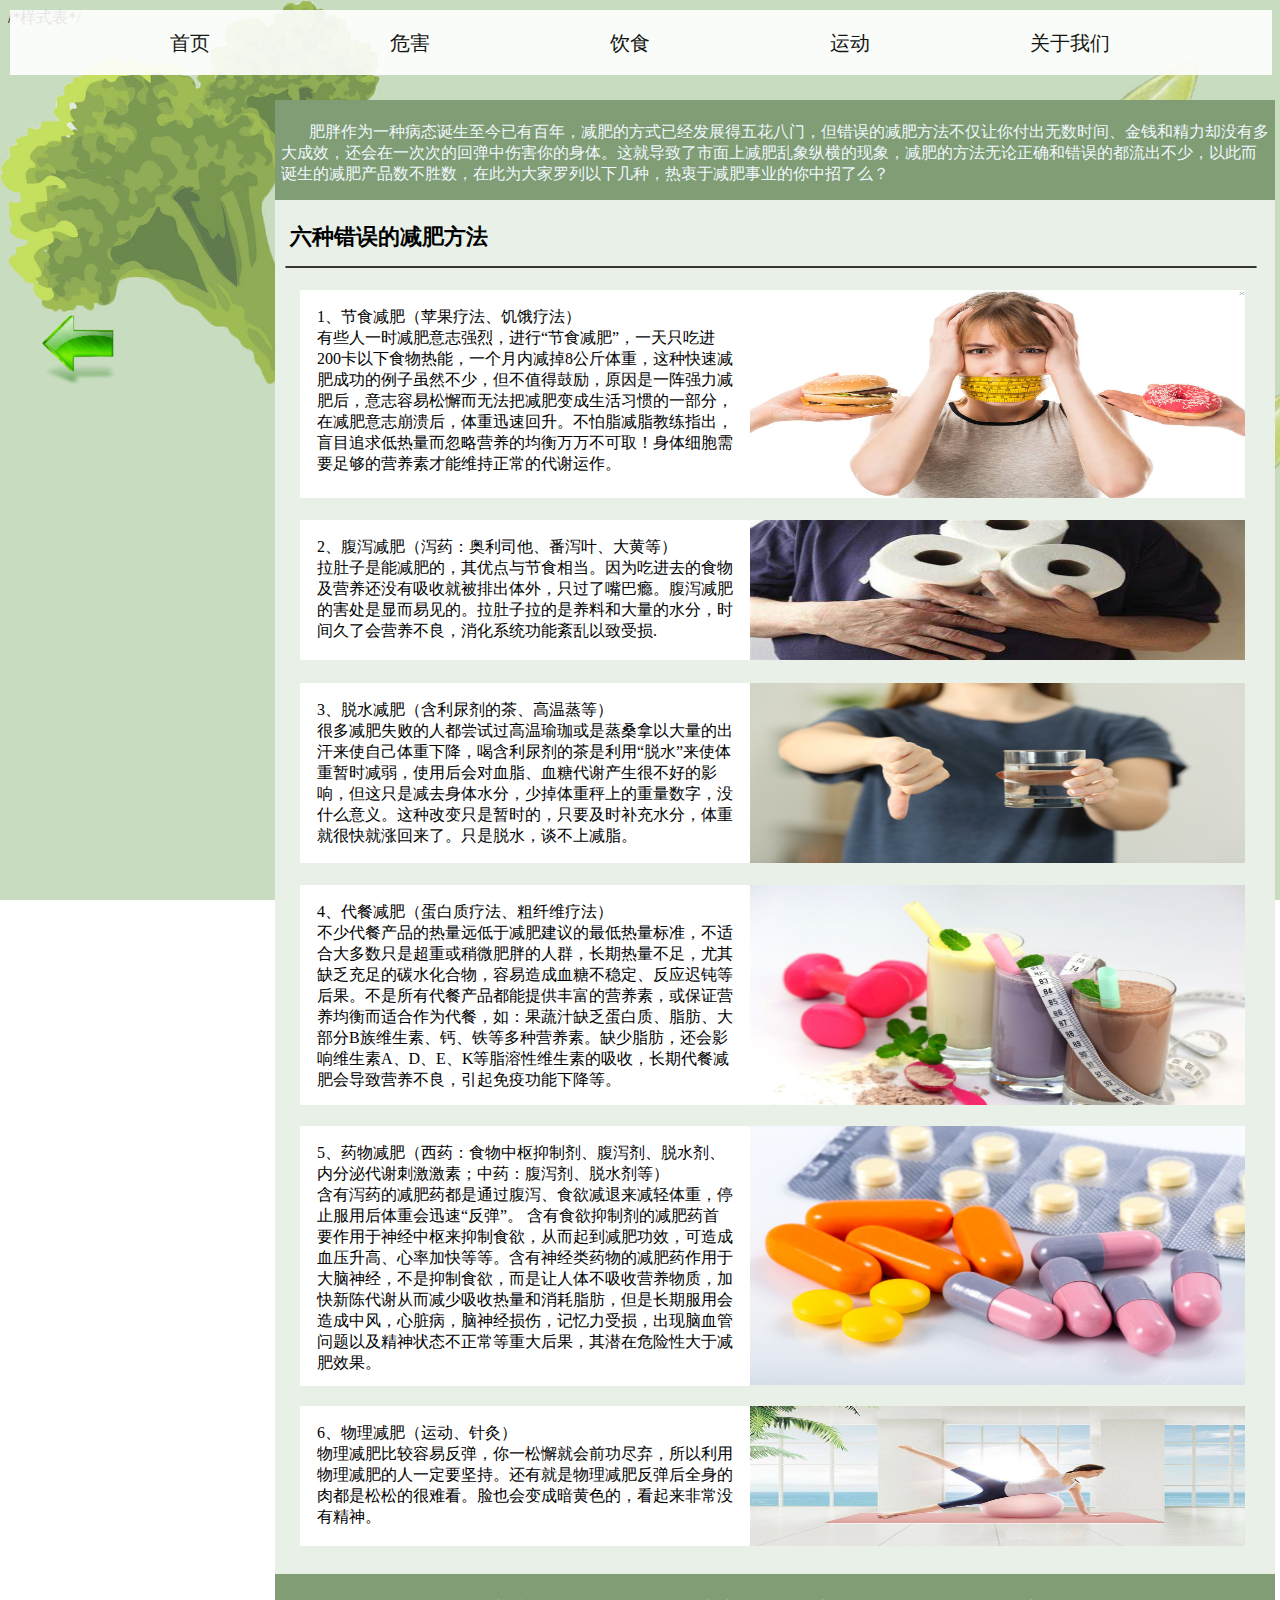
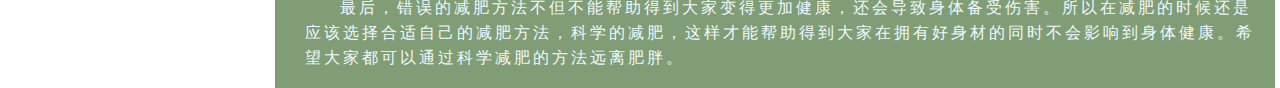
<file: 201918340433-zhangqi-1601/false losing/false losing.html>
<!doctype html>
<html>
<head><!--网页的头部-->
<meta charset="utf-8">
<title>减肥有道</title><!--网页标题-->
	<link rel="stylesheet" href="style2.css"/>/*样式表*/
</head>
<!--网页主体部分-->
<body background="img/6666.jpg" style=" background-repeat:no-repeat ;background-size:100% 100%;background-attachment: fixed;"><!--插入背景图片-->
	<div class="containerfirst"><!--第一页-->
				<div id="menu"><!--菜单栏-->
					<ul>
						<li> <a href="../../index.html" class="nodrop">首页</a></li>
						<li><a href="../harm.html" class="drop">危害</a>
							<div class="dropdown_1column">
								<div class="col_1">
									<ul class="simple">
										<li><a href="../obese/obese.html">肥胖的危害</a></li>
										<li><a href="false losing.html">不正确减肥</a></li>    
									</ul>
								</div>
							</div>
						</li>
						<li><a href="../../201918340431-yeyang-1601/YinShi.html" class="drop">饮食</a>
							<div class="dropdown_1column">
								<div class="col_1">
									<ul class="simple">
										<li><a href="../../201918340431-yeyang-1601/ShiWuJieShao/ShiWuJieShao.html">食物介绍</a></li>
										<li><a href="../../201918340431-yeyang-1601/JianFeiShiPu/JianFeiShiPu.html">减肥食谱</a></li>    
									</ul>
								</div>
							</div>
						</li>
						<li><a href="../../201918340435-zhonglumei-1601/yundong.html" class="drop">运动</a>
							<div class="dropdown_1column">
								<div class="col_1">
									<ul class="simple">
										<li><a href="../../201918340435-zhonglumei-1601/youyang/youyang.html">有氧运动</a></li>
										<li><a href="../../201918340435-zhonglumei-1601/wuyang/wuyang2.html">无氧运动</a></li>    
									</ul>
								</div>
							</div>
						</li>
						<li><a href="../../aboutUs/aboutUs.html" class="nodrop">关于我们</a></li>
					</ul>
				</div>
</div> 
	<div class="container"><!--浅绿色部分-->	
	  <header><!--页眉-->
		<p>&nbsp; &nbsp; &nbsp; &nbsp;肥胖作为一种病态诞生至今已有百年，减肥的方式已经发展得五花八门，但错误的减肥方法不仅让你付出无数时间、金钱和精力却没有多大成效，还会在一次次的回弹中伤害你的身体。这就导致了市面上减肥乱象纵横的现象，减肥的方法无论正确和错误的都流出不少，以此而诞生的减肥产品数不胜数，在此为大家罗列以下几种，热衷于减肥事业的你中招了么？
		</p>		
	  </header>
		<h2>六种错误的减肥方法</h2>
		<!--二级标题-->
		<hr><!--分割线-->
			<div class="box1"><!--白色框框-->
				<a href="https://www.miaoshou.net/article/Dr30QmxjMNBkO4wK.html"><img src="img/jieshi.png" alt="节食" title="点击了解更多"/></a>
				<!--入图片-->
				<article>1、节食减肥（苹果疗法、饥饿疗法）<br>
有些人一时减肥意志强烈，进行“节食减肥”，一天只吃进200卡以下食物热能，一个月内减掉8公斤体重，这种快速减肥成功的例子虽然不少，但不值得鼓励，原因是一阵强力减肥后，意志容易松懈而无法把减肥变成生活习惯的一部分，在减肥意志崩溃后，体重迅速回升。不怕脂减脂教练指出，盲目追求低热量而忽略营养的均衡万万不可取！身体细胞需要足够的营养素才能维持正常的代谢运作。<br>
			  </article>
			</div>
			<div class="box2">
				<a href="http://www.5h.com/mr/129214.html"><img src="img/fuxie.jpg" alt="腹泻" title="点击了解更多"/></a>
				<article>2、腹泻减肥（泻药：奥利司他、番泻叶、大黄等）<br>
拉肚子是能减肥的，其优点与节食相当。因为吃进去的食物及营养还没有吸收就被排出体外，只过了嘴巴瘾。腹泻减肥的害处是显而易见的。拉肚子拉的是养料和大量的水分，时间久了会营养不良，消化系统功能紊乱以致受损.<br>
				</article>			
			</div>		
			<div class="box3">
				<a href="http://fitness.39.net/a/201215/8494464.html"><img src="img/tuoshui.png" alt="脱水" title="点击了解更多"/></a>
				<article>3、脱水减肥（含利尿剂的茶、高温蒸等）<br>
很多减肥失败的人都尝试过高温瑜珈或是蒸桑拿以大量的出汗来使自己体重下降，喝含利尿剂的茶是利用“脱水”来使体重暂时减弱，使用后会对血脂、血糖代谢产生很不好的影响，但这只是减去身体水分，少掉体重秤上的重量数字，没什么意义。这种改变只是暂时的，只要及时补充水分，体重就很快就涨回来了。只是脱水，谈不上减脂。<br></article>
			</div>
			<div class="box4">
					<a href="https://www.iiyiyi.com/detail/d6a15cb076476773.html"><img src="img/daican.jpg" alt="代餐" title="点击了解更多"/></a>
					<article>4、代餐减肥（蛋白质疗法、粗纤维疗法）<br>
不少代餐产品的热量远低于减肥建议的最低热量标准，不适合大多数只是超重或稍微肥胖的人群，长期热量不足，尤其缺乏充足的碳水化合物，容易造成血糖不稳定、反应迟钝等后果。不是所有代餐产品都能提供丰富的营养素，或保证营养均衡而适合作为代餐，如：果蔬汁缺乏蛋白质、脂肪、大部分B族维生素、钙、铁等多种营养素。缺少脂肪，还会影响维生素A、D、E、K等脂溶性维生素的吸收，长期代餐减肥会导致营养不良，引起免疫功能下降等。<br>
					</article>
			</div>
			<div class="box5">
				<a href="https://www.youlai.cn/yyk/article/356539.html"><img src="img/yaowu.jpg" alt="药物" title="点击了解更多"/></a>
				<article>5、药物减肥（西药：食物中枢抑制剂、腹泻剂、脱水剂、内分泌代谢刺激激素；中药：腹泻剂、脱水剂等）<br>
含有泻药的减肥药都是通过腹泻、食欲减退来减轻体重，停止服用后体重会迅速“反弹”。
含有食欲抑制剂的减肥药首要作用于神经中枢来抑制食欲，从而起到减肥功效，可造成血压升高、心率加快等等。含有神经类药物的减肥药作用于大脑神经，不是抑制食欲，而是让人体不吸收营养物质，加快新陈代谢从而减少吸收热量和消耗脂肪，但是长期服用会造成中风，心脏病，脑神经损伤，记忆力受损，出现脑血管问题以及精神状态不正常等重大后果，其潜在危险性大于减肥效果。<br>
				</article>
			<div class="box6">
				<a href="https://jingyan.baidu.com/article/a948d6514cf7b60a2dcd2ead.html"><img src="img/yundong.jpg" alt="运动" title="点击了解更多"/></a>
				<article>6、物理减肥（运动、针灸）<br>
物理减肥比较容易反弹，你一松懈就会前功尽弃，所以利用物理减肥的人一定要坚持。还有就是物理减肥反弹后全身的肉都是松松的很难看。脸也会变成暗黄色的，看起来非常没有精神。<br>
				</article>			
			</div>
			<footer><!--页脚-->
			 <p>&nbsp; &nbsp; &nbsp;最后，错误的减肥方法不但不能帮助得到大家变得更加健康，还会导致身体备受伤害。所以在减肥的时候还是应该选择合适自己的减肥方法，科学的减肥，这样才能帮助得到大家在拥有好身材的同时不会影响到身体健康。希望大家都可以通过科学减肥的方法远离肥胖。
			 </p>
			</footer>
				<div class="containersecond">
				<a href="#top" class="topimg"><!--返回顶部标签-->
					<img src="img/top.png" alt="back to top" width="50" height="50"/>
				</a>
				</div>
		</div>
	</div>
		<div class="backbox"><a href="../harm.html"><img src="img/shangyiye.png"  alt="返回首页"/></a></div><!--返回首页-->
</body>
</html>
</file>
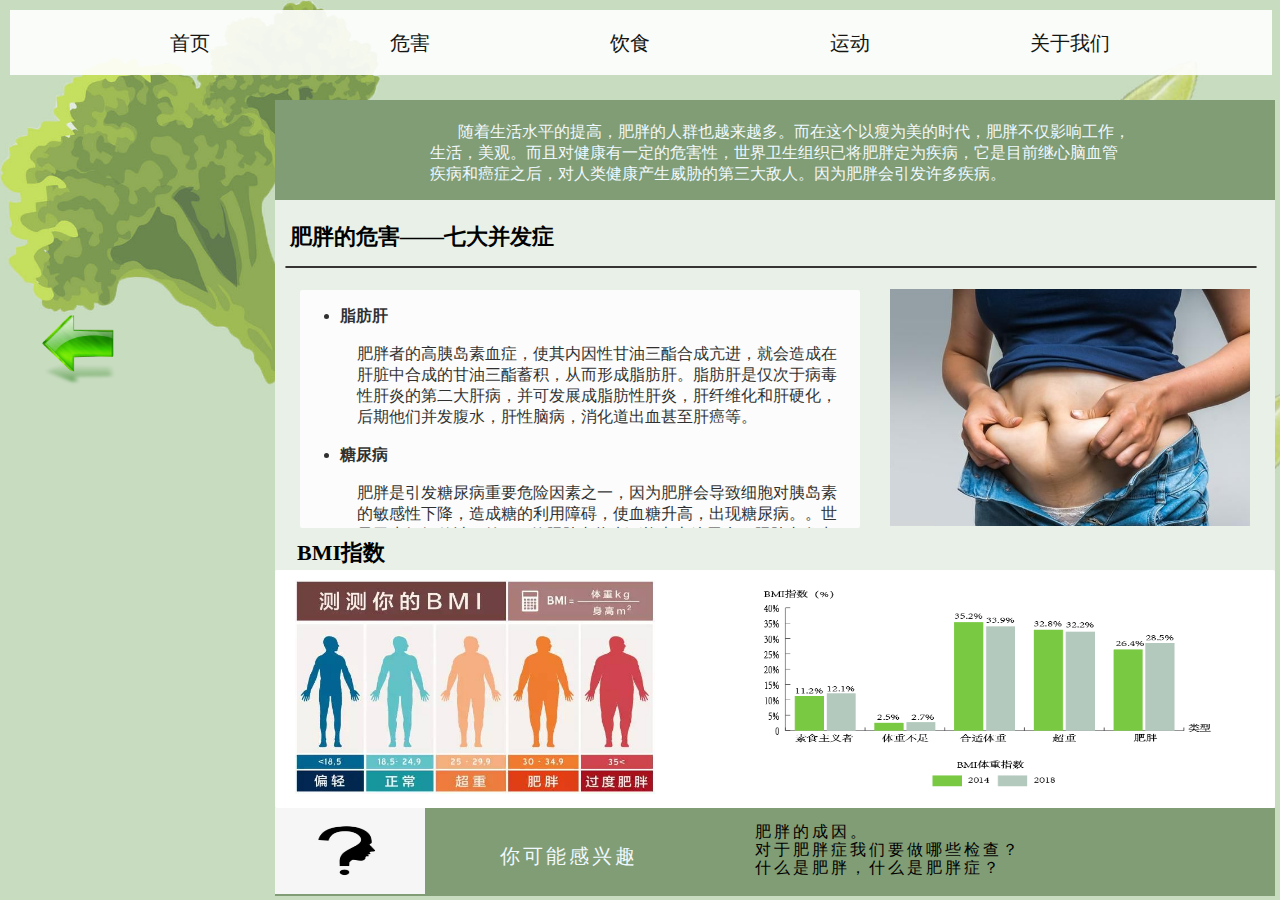
<file: 201918340433-zhangqi-1601/obese/obese.html>
<!doctype html>
<html>
<head>
<meta charset="utf-8">
<title>减肥有道</title>
	<link rel="stylesheet" href="style1.css"/>
</head>
<!--网页主体部分-->
<body background="img/6666.jpg" style=" background-repeat:no-repeat ;background-size:100% 100%;background-attachment: fixed;"><!--插入背景图片-->
	<div class="containerfirst"><!--第一页-->
				<div id="menu"><!--菜单栏-->
					<ul>
						<li> <a href="../../index.html" class="nodrop">首页</a></li>
						<li><a href="../harm.html" class="drop">危害</a>
							<div class="dropdown_1column">
								<div class="col_1">
									<ul class="simple">
										<li><a href="obese.html">肥胖的危害</a></li>
										<li><a href="../false losing/false losing.html">不正确减肥</a></li>    
									</ul>
								</div>
							</div>
						</li>
						<li><a href="../../201918340431-yeyang-1601/YinShi.html" class="drop">饮食</a>
							<div class="dropdown_1column">
								<div class="col_1">
									<ul class="simple">
										<li><a href="../../201918340431-yeyang-1601/ShiWuJieShao/ShiWuJieShao.html">食物介绍</a></li>
										<li><a href="../../201918340431-yeyang-1601/JianFeiShiPu/JianFeiShiPu.html">减肥食谱</a></li>    
									</ul>
								</div>
							</div>
						</li>
						<li><a href="../../201918340435-zhonglumei-1601/yundong.html" class="drop">运动</a>
							<div class="dropdown_1column">
								<div class="col_1">
									<ul class="simple">
										<li><a href="../../201918340435-zhonglumei-1601/youyang/youyang.html">有氧运动</a></li>
										<li><a href="../../201918340435-zhonglumei-1601/wuyang/wuyang2.html">无氧运动</a></li>    
									</ul>
								</div>
							</div>
						</li>
						<li><a href="../../aboutUs/aboutUs.html" class="nodrop">关于我们</a></li>
					</ul>
				</div>
</div>
	<div class="container"><!--浅绿色部分-->	
		<header>
		<!--页眉	-->
			<p>&nbsp; &nbsp; &nbsp; &nbsp;随着生活水平的提高，肥胖的人群也越来越多。而在这个以瘦为美的时代，肥胖不仅影响工作，<br>生活，美观。而且对健康有一定的危害性，世界卫生组织已将肥胖定为疾病，它是目前继心脑血管<br>疾病和癌症之后，对人类健康产生威胁的第三大敌人。因为肥胖会引发许多疾病。
			</p>		
		</header>
		<h2>肥胖的危害——七大并发症</h2><!--二级标题-->
		<hr><!--分割线-->
			<div class="box1"><!--白色框框-->
				<ul class="listDisc"><!--无序列表原点-->
					<li><strong>脂肪肝</strong></li>
						<article>肥胖者的高胰岛素血症，使其内因性甘油三酯合成亢进，就会造成在肝脏中合成的甘油三酯蓄积，从而形成脂肪肝。脂肪肝是仅次于病毒性肝炎的第二大肝病，并可发展成脂肪性肝炎，肝纤维化和肝硬化，后期他们并发腹水，肝性脑病，消化道出血甚至肝癌等。
						</article>
					<li><strong>糖尿病</strong></li>
						<article>肥胖是引发糖尿病重要危险因素之一，因为肥胖会导致细胞对胰岛素的敏感性下降，造成糖的利用障碍，使血糖升高，出现糖尿病。。世界卫生组织估计，约50%的肥胖者将来可能患上糖尿病，肥胖者发生二型糖尿病危险性是正常人的三倍，肥胖甚至会使二型糖尿病患者的正常寿命缩短长达八年。
						</article>
					<li><strong>高血脂</strong></li>
						<article>跟据肥胖的部位不同，可分为内肥胖和外肥胖，内肥胖主要体现在血液和内脏器官的肥胖，高血脂就是其中之一。高血脂是由于机体对游离脂肪酸的运动利用减少，血液中的游离脂肪酸积累，造成了血脂容量升高，高血脂者经常得不到患者的重视，但事实上还是心脑血管健康的慢性杀手，容易导致血管硬化，血栓，肾脏疾病和动脉硬化等。
						</article>
					<li><strong>高血压</strong></li>
						<article>身体肥胖程度与高血压的发生存在一定的关系，肥胖等级越高，患高血压的危险性也就越大，一个重度肥胖的人发生高血压的机会是身体超重者的五倍多，是轻度肥胖者的两倍多，最近不明物质的量会多，再一次询问制度实现的美梦成真，高血压的发生几率甚至要比非肥胖者高50%。
						</article>
					<li><strong>心脏病</strong></li>
						<article>多余的脂肪会使血液得不到充足的氧气，为了弥补这种情形，身体会制造过量的红血球细胞，使血液变得粘稠，流动速度滞缓，过度肥胖者，心脏会因为过度疲劳而扩张衰弱，严重者出现充血性心脏衰竭，脂肪粘附血管壁脂质沉积在动脉壁内，致使管腔狭窄，硬化。你们见过疾病，心绞痛，中风和猝死。侨中永生。
						</article>
					<li><strong>高尿酸</strong></li>
						<article>肥胖引起高尿酸血症的机制是肥胖者，收入能量增加导致飘零，合成增多，从而产生更多的腰酸，血液中尿酸持续升高的危害，其他高尿酸血症患者由于体内的血尿酸浓度过高。在一定条件下，危机图尿酸结晶沉积到关节，容易导致痛风的发生，引起痛风性关节炎，造成关节变形，如果沉积到肾脏，则会引起痛风性肾病严重者，最终发展成为尿毒症，危害患者生命。
						</article>
					<li><strong> 睡眠呼吸暂停综合征</strong></li>
						<article>阻塞性睡眠呼吸暂停综合征是成年人中常见的疾病，而肥胖是她最常见的因素，不仅影响患者的睡眠质量，还会引起一系列的病理生理改变，如白天嗜睡，疲劳，头痛，出汗，夜间遗尿，认知和智力的下降或性格异常的呼吸暂停，期间氧饱和度的下降，还可导致一系列心律失常的发生。包括窦性心动过缓，窦性停搏，房室传导组织以及实行心律失常的，增加了患者夜间发生心绞痛和心肌梗死的风险。
						</article>
				</ul>	
			</div>
			<img src="img/duzi.jpg" alt="肚子"/><!--插入图片-->
			<div class="box2">
				<h4>BMI指数</h4><!--四级标题-->
				<img src="img/BMI.jpeg" alt="bmi"/>
				<div class="box3">
					<img src="img/3.png" alt="柱状图"/>
				</div>
			</div>
			<footer><!--页脚-->
				<p>你可能感兴趣</p>
				<img src="img/2.jpg" alt="问号"/>
				<a href="https://vhsagj.smartapps.baidu.com/pages/lemma/lemma?lemmaTitle=%E8%82%A5%E8%83%96%E7%9A%84%E6%88%90%E5%9B%A0&lemmaId=3551596&from=bottomBarShare&hostname=baiduboxapp&_swebfr=1" target="_blank">肥胖的成因。</a><br>
				<a href="http://nfm.xywy.com/fpz/jc/20140819/940254.html?fromChannel=onebox_ill" target="_blank">对于肥胖症我们要做哪些检查？</a><br>
				<a href="http://nfm.xywy.com/fpz/cs/20130428/772139.html" target="_blank">什么是肥胖，什么是肥胖症？</a>
				
			</footer>
			<div class="containersecond">
				<a href="#top" class="topimg"><!--返回顶部标签-->
					<img src="img/top.png" alt="back to top" width="50" height="50"/>
				</a>
			</div>	
	</div>
		<div class="backbox" ><a href="../harm.html"><img src="img/shangyiye.png" alt="返回首页"/></a></div><!--返回首页-->
</body>
</html>
</file>
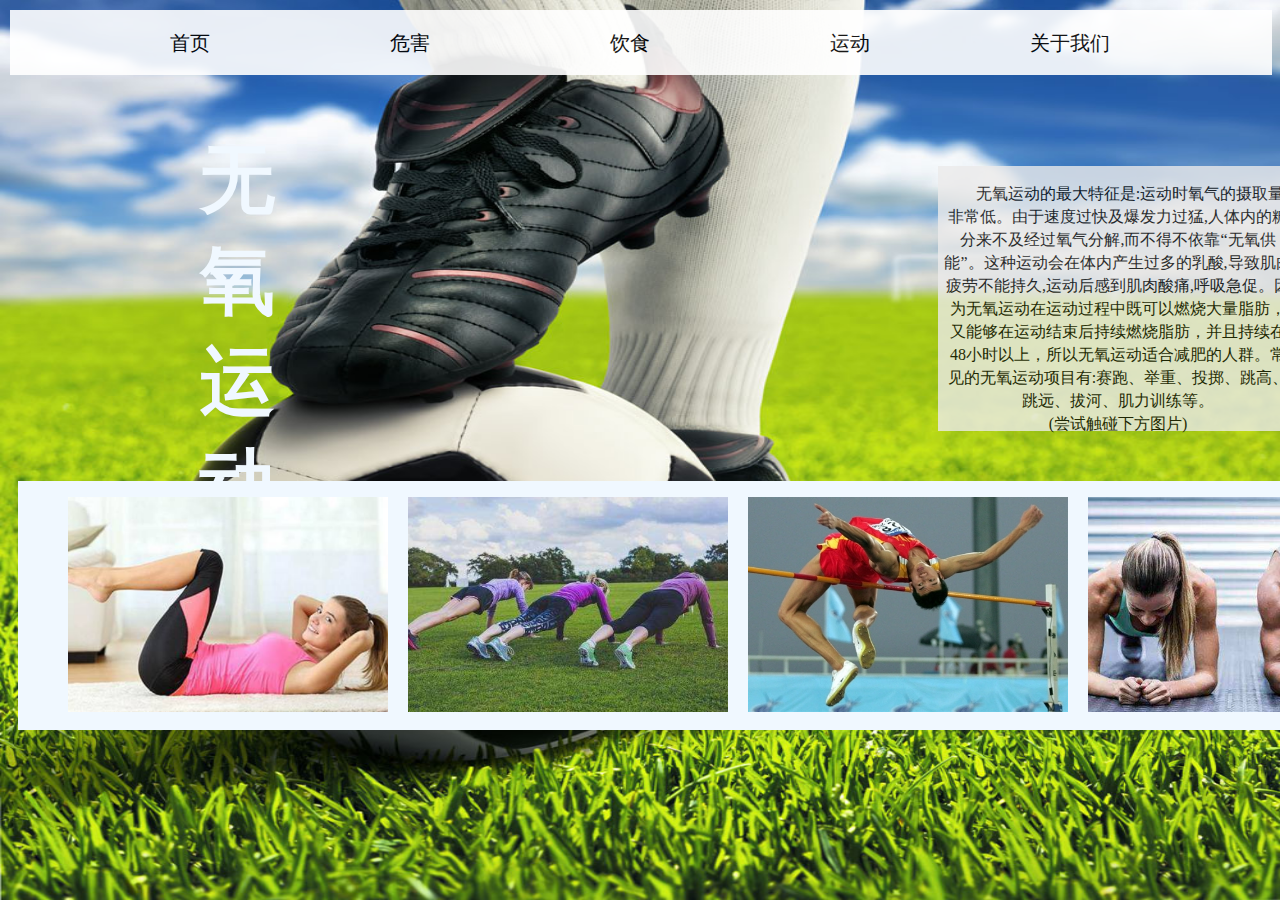
<file: 201918340435-zhonglumei-1601/wuyang/wuyang2.html>
<!doctype html> 
<html lang="zh">
    <head>
        <meta charset="utf-8">
        <title>减肥有道</title>
         <link rel="stylesheet" href="style3.css"/>
</head>


    <body background="img/7.jpg" style=" background-repeat:no-repeat ;background-size:100% 100%;background-attachment: fixed;"><!--设置背景图片-->
	   <div class="container">
			<div class="containerfirst">
				<div id="menu">
					<ul>
						<li> <a href="../../index.html" class="nodrop">首页</a></li>
						<li><a href="../../201918340433-zhangqi-1601/harm.html" class="drop">危害</a>
							<div class="dropdown_1column">
								<div class="col_1">
									<ul class="simple">
										<li><a href="../../201918340433-zhangqi-1601/obese/obese.html">肥胖的危害</a></li>
										<li><a href="../../201918340433-zhangqi-1601/false losing/false losing.html">不正确减肥</a></li>    
									</ul>
								</div>
							</div>
						</li>
						<li><a href="../../201918340431-yeyang-1601/YinShi.html" class="drop">饮食</a>
							<div class="dropdown_1column">
								<div class="col_1">
									<ul class="simple">
										<li><a href="../../201918340431-yeyang-1601/ShiWuJieShao/ShiWuJieShao.html">食物介绍</a></li>
										<li><a href="../../201918340431-yeyang-1601/JianFeiShiPu/JianFeiShiPu.html">减肥食谱</a></li>    
									</ul>
								</div>
							</div>
						</li>
						<li><a href="../yundong.html" class="drop">运动</a>
							<div class="dropdown_1column">
								<div class="col_1">
									<ul class="simple">
										<li><a href="../youyang/youyang.html">有氧运动</a></li>
										<li><a href="wuyang2.html">无氧运动</a></li>    
									</ul>
								</div>
							</div>
						</li>
						<li><a href="../../aboutUs/aboutUs.html" class="nodrop">关于我们</a></li>
					</ul>
				</div>
			</div> 
	    </div>
       <h1>无<br>氧<br>运<br>动</h1>
	   	 
		   	  <div class="secondtwo">
				 
				  <p> &nbsp; &nbsp; &nbsp; 无氧运动的最大特征是:运动时氧气的摄取量非常低。由于速度过快及爆发力过猛,人体内的糖分来不及经过氧气分解,而不得不依靠“无氧供能”。这种运动会在体内产生过多的乳酸,导致肌肉疲劳不能持久,运动后感到肌肉酸痛,呼吸急促。因为无氧运动在运动过程中既可以燃烧大量脂肪，又能够在运动结束后持续燃烧脂肪，并且持续在48小时以上，所以无氧运动适合减肥的人群。常见的无氧运动项目有:赛跑、举重、投掷、跳高、跳远、拔河、肌力训练等。<br>(尝试触碰下方图片)

                  </p>
			  </div>
		
    <div class="last_img">
          
        
        <ul id="main">  
           <li> <a href="https://baike.baidu.com/item/%E5%8F%8C%E5%B3%B0%E9%AA%86%E9%A9%BC/6689098?fr=aladdin"><img  src="img/1.png" alt="卷腹" width="320" height="215" /><span>卷腹<br> 卷腹运动是具有减肥功效的，<br>只是这种减肥方法如果做得好，<br>只能减掉腹部的脂肪，<br>对于身体其他部位没有减肥作用，<br>卷腹运动如果可以每天坚持做，<br>不仅可以帮助减掉腹部的脂肪，<br>还能促进肠道蠕动，<br>对于消化不良或便秘情况的人有很好保健作用。<br></span></a></li>
           
           <li><a href="https://baike.baidu.com/item/%E9%BB%91%E8%B6%B3%E9%BC%AC"><img src="img/2.png" alt="俯卧撑"  width="320" height="215"  /><span>俯卧撑<br>俯卧撑主要锻炼上肢、<br>腰部及腹部的肌肉，<br>尤其是胸肌。<br>是很简单易行却十分有效的力量训练手段。<br>初学者练习俯卧撑可以进行两组，<br>每组15到20下；<br>有一定基础的运动者则可做3组，每组20下；<br>高水平人士可以尝试4组30到50下的锻炼。</span></a></li> 
            
		    <li> <a href="https://baike.baidu.com/item/%E5%B1%B1%E5%9C%B0%E5%A4%A7%E7%8C%A9%E7%8C%A9"> <img src="img/3.jpg" alt="跳高" width="320" height="215" /><span>跳高<br>跳高是一种比较简单的运动，<br>能够让全身得到一定的活动，<br>跳高是一种跑跳的结合，<br>有助于跑步，有跳跃，可以强化大腿、臀部、小腿的线条，<br>还能够加快血液循环，<br>消耗身体里面的热量，<br>长时间的进行跳高对于减肥有很好的帮助作用。</span></a></li> 
            
            <li> <a href="https://baike.baidu.com/item/%E8%8B%8F%E9%97%A8%E7%AD%94%E8%85%8A%E8%99%8E"> <img src="img/4.png" alt="平板支撑" width="320" height="215"  /><span>平板支撑<br> 平板支撑是通过整体和局部拉伸<br>改变肌肉的走向，<br>使身体线条变得更加匀称，<br>总体而言耗能相对比较少，<br>如果坚持时间短<br>一般不会产生明显的减脂效果。</span></a></li> 
            
            <li> <a href="https://baike.baidu.com/item/%E9%A9%AC%E8%BE%BE%E5%8A%A0%E6%96%AF%E5%8A%A0%E9%99%86%E9%BE%9F?fromtitle=%E7%8A%81%E5%A4%B4%E9%BE%9F&fromid=9173025"> <img src="img/5.png" alt="举重"  width="320" height="215"  /><span>举重<br>举重锻炼能使人胸部、<br>腰部及四肢的肌肉变得强健，<br>使这些部位堆积起来的脂肪转化为结实的肌肉。<br>而许多肥胖症患者正是因为肌肉量减少、<br>脂肪量增多、新陈代谢的速度减慢<br>而导致其体重大幅度增加的。

</span></a></li> 
             
            <li> <a href="https://baike.baidu.com/item/%E5%8A%A0%E5%B7%9E%E7%A7%83%E9%B9%B0"><img src="img/6.png" alt="深蹲" width="320" height="215" /><span>深蹲<br>深蹲能够有效地锻炼股四头肌，<br>绳肌，臀大肌以及下背部，<br>对于膝盖的伤害明显要小得多，<br>而刺激的肌肉部位越多，<br>代表燃脂速度也会更快，<br>消耗热量也会更充分。<br>所以深蹲也是一个很好的减肥方式。
</span></a></li> 
           
            
    </ul>
        </div>

</body>
</html>
</file>
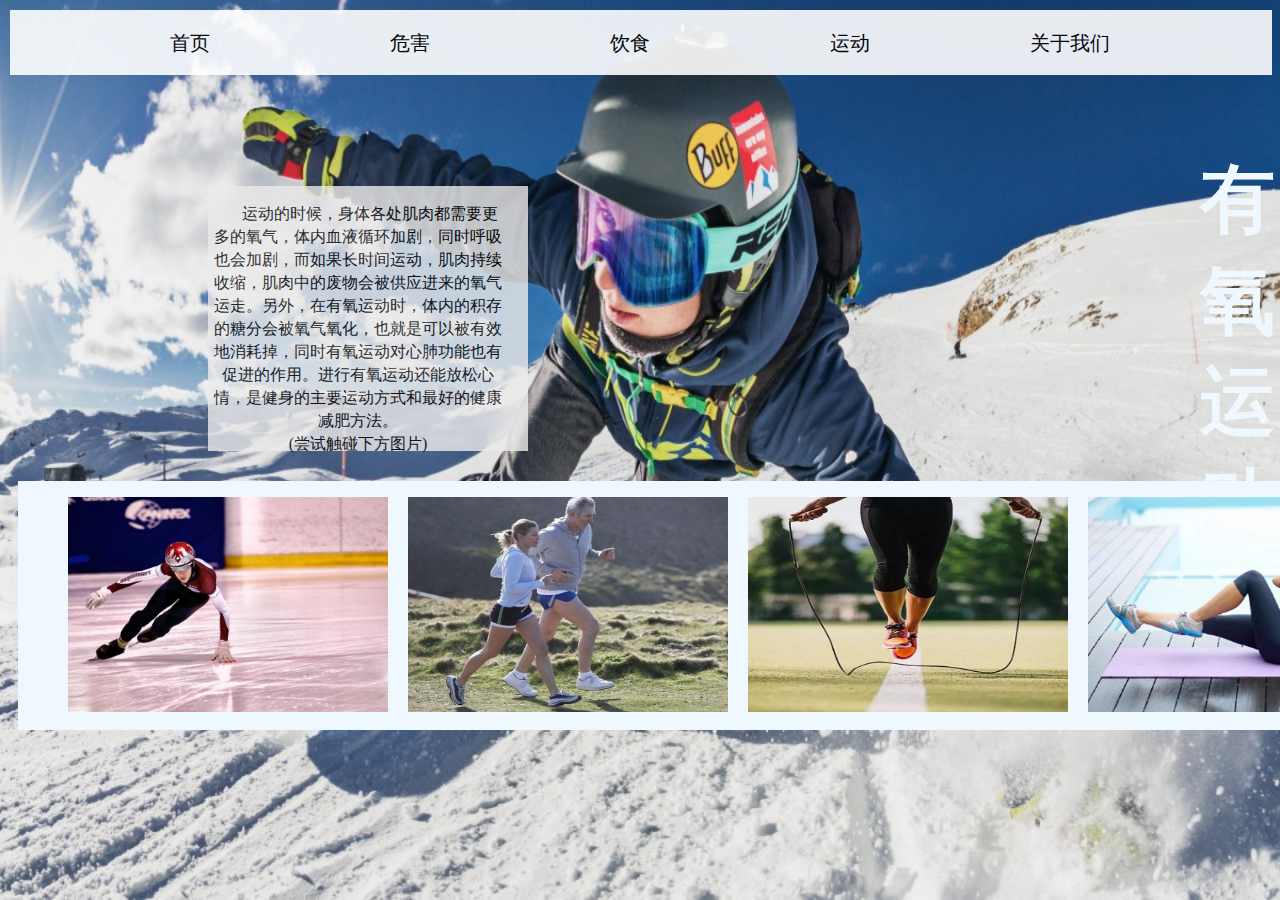
<file: 201918340435-zhonglumei-1601/youyang/youyang.html>
<!doctype html> 
<html lang="zh">
    <head>
        <meta charset="utf-8">
        <title>减肥有道</title>
         <link rel="stylesheet" href="style2.css"/>
</head>


    <body background="img/F.jpg" style=" background-repeat:no-repeat ;background-size:100% 100%;background-attachment: fixed;"><!--设置背景图片-->
	   <div class="container">
			<div class="containerfirst">
				<div id="menu">
					<ul>
						<li> <a href="../../index.html" class="nodrop">首页</a></li>
						<li><a href="../../201918340433-zhangqi-1601/harm.html" class="drop">危害</a>
							<div class="dropdown_1column">
								<div class="col_1">
									<ul class="simple">
										<li><a href="../../201918340433-zhangqi-1601/obese/obese.html">肥胖的危害</a></li>
										<li><a href="../../201918340433-zhangqi-1601/false losing/false losing.html">不正确减肥</a></li>    
									</ul>
								</div>
							</div>
						</li>
						<li><a href="../../201918340431-yeyang-1601/YinShi.html" class="drop">饮食</a>
							<div class="dropdown_1column">
								<div class="col_1">
									<ul class="simple">
										<li><a href="../../201918340431-yeyang-1601/ShiWuJieShao/ShiWuJieShao.html">食物介绍</a></li>
										<li><a href="../../201918340431-yeyang-1601/JianFeiShiPu/JianFeiShiPu.html">减肥食谱</a></li>    
									</ul>
								</div>
							</div>
						</li>
						<li><a href="../yundong.html" class="drop">运动</a>
							<div class="dropdown_1column">
								<div class="col_1">
									<ul class="simple">
										<li><a href="youyang.html">有氧运动</a></li>
										<li><a href="../wuyang/wuyang2.html">无氧运动</a></li>    
									</ul>
								</div>
							</div>
						</li>
						<li><a href="../../aboutUs/aboutUs.html" class="nodrop">关于我们</a></li>
					</ul>
				</div>
			</div> 
	    </div>
       <h1>有<br>氧<br>运<br>动</h1>
	   	 
		   	  <div class="secondtwo">
				 
				  <p> &nbsp; &nbsp; &nbsp; 运动的时候，身体各处肌肉都需要更多的氧气，体内血液循环加剧，同时呼吸也会加剧，而如果长时间运动，肌肉持续收缩，肌肉中的废物会被供应进来的氧气运走。另外，在有氧运动时，体内的积存的糖分会被氧气氧化，也就是可以被有效地消耗掉，同时有氧运动对心肺功能也有促进的作用。进行有氧运动还能放松心情，是健身的主要运动方式和最好的健康减肥方法。<br>(尝试触碰下方图片)
                  </p>
			  </div>
		
   
          <div class="last_img">
          
        
        <ul id="main">  
           <li> <a href="https://baike.baidu.com/item/%E5%8F%8C%E5%B3%B0%E9%AA%86%E9%A9%BC/6689098?fr=aladdin"><img  src="img/A.jpg" alt="滑冰" width="320" height="215" /><span>滑冰<br> 适当的滑冰能增强平衡感，<br>使身体变得敏捷，<br>进而增强运动能力。<br>滑冰技巧掌握好了，<br>不仅不会感觉太累，<br>而且会很有趣。<br>促进自身血液循环，<br>燃烧多余脂肪，卡路里。<br>帮助你瘦身减肥。</span></a></li>
           
           <li><a href="https://baike.baidu.com/item/%E9%BB%91%E8%B6%B3%E9%BC%AC"><img src="img/B.jpg" alt="跑步"  width="320" height="215"  /><span>跑步<br>慢跑是属于有氧运动，<br>可以达到燃烧脂肪的作用。<br>如果想通过跑步减肥，<br>需要坚持才可以。<br>比如每天跑晨跑30分钟，<br>在跑步结束前还可以进行冲刺跑，<br>这样比一直慢跑的效果更好。<br>另外在跑步前可以先喝一杯蜂蜜水，<br>这样更有助于胃肠的蠕动。</span></a></li> 
            
		    <li> <a href="https://baike.baidu.com/item/%E5%B1%B1%E5%9C%B0%E5%A4%A7%E7%8C%A9%E7%8C%A9"> <img src="img/C.jpg" alt="跳绳" width="320" height="215" /><span>跳绳<br>跳绳是一种最佳的减肥瘦身操。<br>有测试显示，跳10分钟，<br>每分钟跳140次的效果就相当于慢跑半小时。<br>跳绳不但可以帮你减肥瘦身，<br>还可以让全身肌肉匀称有力，<br>同时会让你的呼吸系统、<br>心脏、心血管系统得到充分的锻炼。</span></a></li> 
            
            <li> <a href="https://baike.baidu.com/item/%E8%8B%8F%E9%97%A8%E7%AD%94%E8%85%8A%E8%99%8E"> <img src="img/D.jpg" alt="仰卧起坐" width="320" height="215"  /><span>仰卧起坐<br> 仰卧起坐是体能锻炼的一个重要环节，<br>主要作用是增强腹部肌肉的力量。<br>做得正确的话，<br>仰卧起坐既可增进腹部肌肉的弹性，<br>同时亦可以收到保护背部和改善体态的效果，<br>运动中脂肪是最后消耗的物质，<br>所以要想减掉脂肪，<br>必须进行长时间的有氧运动</span></a></li> 
            
            <li> <a href="https://baike.baidu.com/item/%E9%A9%AC%E8%BE%BE%E5%8A%A0%E6%96%AF%E5%8A%A0%E9%99%86%E9%BE%9F?fromtitle=%E7%8A%81%E5%A4%B4%E9%BE%9F&fromid=9173025"> <img src="img/E.jpg" alt="游泳"  width="320" height="215"  /><span>游泳<br>游泳需克服水的阻力而非重力，<br>肌肉和关节不易受损，<br>能有效保护膝关节;<br>冷水环境下游泳热量消耗大，<br>属于减肥效果显著的运动；<br>当配合节食时，<br>效果更加显著。
</span></a></li> 
             
            <li> <a href="https://baike.baidu.com/item/%E5%8A%A0%E5%B7%9E%E7%A7%83%E9%B9%B0"><img src="img/G.jpg" alt="自行车" width="320" height="215" /><span>自行车<br>延缓大脑老化，<br>提高神经系统的敏感度；<br>提高心肺功能，<br>锻炼下肢肌力和增强全身耐力。<br>骑自行车对内脏器官的耐力锻炼效果与<br>游泳及跑步相同。<br>自行车还可以瘦身，<br>是周期性的有氧运动，<br>热量消耗较多。
</span></a></li> 
           
            
    </ul>
        </div>
    

</body>
</html>
</file>
<file: style.css>
@charset "utf-8";
/* CSS Document */
*{text-align: center;}
            	.container{ width:800px;margin:0 auto; background-color:#FFFFFF;  opacity: 0.;left: 30%;position: absolute;top:30%}/*设置中间黄色板块样式*/     
				li{ list-style-type: none; z-index: 9999;}
				#menu {  width: 98.6%; margin:10px auto;height: 65px; background-color:#FFFFFF; position: fixed;top:0px;left: 9.7px;opacity: 0.9;}/*菜单样式*/
				#menu li{float:left; width: 100px;line-height:35px;text-align: center;position:relative;border:none;padding-left:90px;margin-right: 30px}/*菜单文字样式*/
				#menu li a {font-size:20px; color:#000000;display:block;outline:0;text-decoration:none;}
				#menu li:hover a {background-color:#C8DCC0;} /*导航栏文字颜色 */
				#menu li:hover .dropdown_1column {left:85px;top:24px;}/*下拉菜单位置*/
				.dropdown_1column{ margin: 0 auto;float: left;position: absolute;left: -999em;text-align:center;border-top: none;width:100px;z-index: 9999;}/* 下拉菜单边框颜色*/
				#menu li:hover div a { font-size:17px;color:#000000;text-align:center;}/* 下拉菜单文字颜色*/
				#menu li:hover div a:hover{color:aliceblue;} /*下拉带单鼠标停留颜色*/
				#menu li ul {list-style:none;padding:10px 5px;margin:0;}/*下拉菜单边框大小*/
				#menu li ul li {font-size:12px;line-height:32px;position:relative;padding:0;margin:0;float:none;text-align:center;}/*下拉菜单文字样式*/
				#menu li ul li:hover {border:none;padding:0;margin:0;}/*鼠标停留下拉菜单样式*/
				.containerfirst{width:100%;background-color:#949494;margin:0 auto;text-align:center;top: 0px;z-index: 9999;position: absolute;margin-left: 0;}
					/*下拉菜单样式*/
				h1{font-size:85px;letter-spacing:30px;font-family: "幼圆"; position: absolute;left:190px;top:20px;}/*一级标题设置*/
				.demo{
						height:230px;
						margin: 0 auto;
						position: relative;
						top:56px;
						background-image: url("img/222222.jfif");
						background-repeat: no-repeat;/*1、no-repeat 图片保留自身大小，不平铺*/
						background-position: center top;
						} /*cover:图片宽高等比例缩放，直到较小的宽或高填满父布局，可能出现图片溢出*/
				.box{width:480px;height:165px;background-color:#FFFFFF;position: relative;left: 750px; top:50px;opacity:0.8;}/*透明盒子设置*/
				p{padding:16px ;line-height: 23px;text-align:left;position: relative;right: 10px;}
				h3{position:relative;top: 20px;}
			#main{
				width:1220px;
				height: 450px;
				position:absolute;
				left:150px;
				display:flex;
				display: -webkit-flex;
				align-content: center;
			}
			#one{
				-webkit-flex: 1;
				flex: 1;
				margin: 10px;
				width: 250px;
				height: 420px;
				background-color:#FFFFFF;
				text-align: center;
				border-radius: 15px;
				border: 2px #E4E4E4 solid;   
			}
			#two{
				height: 50%;
				-webkit-flex: 1;
				flex: 1;
				margin: 10px;
				width: 250px;
				height: 420px;
				background-color:#FFFFFF;
				text-align: center;
				border-radius: 15px;
				border: 2px #E4E4E4 solid;                   
			}
			#three{
				height: 50%;
				-webkit-flex: 1;
				flex: 1;
				margin: 10px;
				width: 250px;
				height: 420px;
				background-color:#FFFFFF;
				text-align: center;
				border-radius: 15px;
				border: 2px #E4E4E4 solid;      
			}
			#four{
				height: 50%;
				-webkit-flex: 1;
				flex: 1;
				margin: 10px;
				width: 250px;
				height: 420px;
				background-color:#FFFFFF;
				text-align: center;
				border-radius: 15px;
				border: 2px #E4E4E4 solid;      
			}
		    #one:hover{/*小窗口隐藏边界线样式*/
						/*border: 2px #DC7D6F solid;*/
						box-shadow: 0px 0px 50px #6a874d;
					  }	
			#two:hover{/*小窗口隐藏边界线样式*/
						/*border: 2px #DC7D6F solid;*/
						box-shadow: 0px 0px 50px #6a874d;
					  }	
			#three:hover{/*小窗口隐藏边界线样式*/
						/*border: 2px #DC7D6F solid;*/
						box-shadow: 0px 0px 50px #6a874d;
					  }	
			#four:hover{/*小窗口隐藏边界线样式*/
						/*border: 2px #DC7D6F solid;*/
						box-shadow: 0px 0px 50px #6a874d;
					  }	
			img{align-content: center;
				width: 100px;height: 100px;
				padding-top: 20px; 
				}
			.text{font-family: "Times New Roman";
				padding-bottom: 15px;
				width: 250px;
				align-content: center;
				padding-left: 30px;
				}
			h2{padding-right:24px;}
</file>
<file: 201918340433-zhangqi-1601/style.css>
@charset "utf-8";
/* CSS Document */
	*{text-align: center;}/*文本内容大部分居中*/
            	.container{ width:800px;margin:0 auto; background-color:#FFFFFF;;left: 30%;position: absolute;top:30px}/*设置中间板块样式*/     
				li{ list-style-type: none; z-index: 9999;}/*菜单链接设置*/
				#menu {  width: 98.6%; margin:10px auto;height: 65px; background-color:#FFFFFF; position: fixed;top:0px;left: 9.7px;opacity: 0.9;}/*菜单样式*/
				#menu li{float:left; width: 100px;line-height:35px;text-align: center;position:relative;border:none;padding-left:90px;margin-right: 30px}/*菜单文字样式*/
				#menu li a {font-size:20px; color:#000000;display:block;outline:0;text-decoration:none;}/*菜单字的样式*/
				#menu li:hover a {background-color:#C8DCC0;} /*导航栏文字颜色 */
				#menu li:hover .dropdown_1column {left:85px;top:24px;}/*下拉菜单位置*/
				.dropdown_1column{ margin: 0 auto;float: left;position: absolute;left: -999em;text-align:center;border-top: none;width:100px;z-index: 9999;}/* 下拉菜单边框颜色*/
				#menu li:hover div a { font-size:17px;color:#000000;text-align:center;}/* 下拉菜单文字颜色*/
				#menu li:hover div a:hover{color:aliceblue;} /*下拉带单鼠标停留颜色*/
				#menu li ul {list-style:none;padding:10px 5px;margin:0;}/*下拉菜单边框大小*/
				#menu li ul li {font-size:12px;line-height:32px;position:relative;padding:0;margin:0;float:none;text-align:center;}/*下拉菜单文字样式*/
				#menu li ul li:hover {border:none;padding:0;margin:0;}/*鼠标停留下拉菜单样式*/
				.containerfirst{width:100%;background-color:#949494;margin:0 auto;text-align:center;top: 0px;z-index: 9999;position: absolute;margin-left: 0;}
					/*下拉菜单样式*/
				body{background-color:#A8D098}/*背景颜色*/
				h1{font-size:95px;letter-spacing:120px;font-family: "幼圆"; position: absolute;left:280px;top:12px;}/*一级标题设置*/
				.demo{
						width:99.8%;
						height:230px;
						margin: 0 auto;
						position: relative;
						top:56px;
						left:0px;
						background-color:#BCE1AD;
						
						} /*cover:图片宽高等比例缩放，直到较小的宽或高填满父布局，可能出现图片溢出*/
				.box{width:480px;height:165px;background-color:#FFFFFF;position: relative;left: 750px; top:50px;opacity:0.8;}/*透明盒子设置*/
				p{padding:16px ;line-height: 23px;text-align:left;position: relative;right: 10px;}/*段落设置*/
				h3{position:relative;top: 20px;}/*三级标题设置*/
				#main{
				width:1060px;
				height: 450px;
				position:absolute;
				left:150px;
				display:flex;
				display: -webkit-flex;
				align-content: center;
			}/*大框设置*/
			#one{
				height:30%;
				-webkit-flex: 1;
				flex: 1;
				margin: 10px;
				width: 350px;
				height: 420px;
				background-color:#FFFFFF;
				text-align: center;
				border-radius: 15px;
				border: 2px #E4E4E4 solid;  
				position: absolute;
				left:180px;
			}/*小框一设置*/
			#two{
				height: 30%;
				-webkit-flex: 1;
				flex: 1;
				margin: 10px;
				width: 350px;
				height: 420px;
				background-color:#FFFFFF;
				text-align: center;
				border-radius: 15px;
				border: 2px #E4E4E4 solid; 
				position: absolute;
				left:670px;
			}/*小框二设置*/
		    #one:hover{/*小窗口隐藏边界线样式*/
						/*border: 2px #DC7D6F solid;*/
						box-shadow: 0px 0px 50px #6a874d;
					  }	
			
			#two:hover{/*小窗口隐藏边界线样式*/
						/*border: 2px #DC7D6F solid;*/
						box-shadow: 0px 0px 50px #6a874d;
					  }	
			img{align-content: center;
				width: 100px;height: 100px;
				padding-top: 20px; 
				}/*图片设置*/
			.text{font-family: "Times New Roman";
				padding-bottom: 15px;
				width: 250px;
				align-content: center;
				padding-left: 63px;
				}/*文本设置*/
			.text a{text-decoration:none;color:#000000;}/*图标下标题设置*/
			h2{padding-right:24px;}/*二级标题设置*/
</file>
<file: aboutUs/style.css>
@charset "utf-8";
/* CSS Document */
* {
					margin: 0px;
				}
				.container{align-content: center;}
				li{ list-style-type: none; z-index: 9999;}
				#menu {  width: 98.6%; margin:10px auto;height: 65px; background-color:#FFFFFF; position: fixed;top:0px;left: 9.7px;opacity: 0.9;}/*菜单样式*/
				#menu li{float:left; width: 100px;line-height:35px;text-align: center;position:relative;border:none;padding-left:100px;margin-right: 30px;padding-top: 11px;}/*菜单文字样式*/
				#menu li a {font-size:20px; color:#000000;display:block;outline:0;text-decoration:none;}
				#menu li:hover a {background-color:#C8DCC0;} /*导航栏文字颜色 */
				#menu li:hover .dropdown_1column {left:95px;top:29px;}/*下拉菜单位置*/
				.dropdown_1column{ margin: 0 auto;float: left;position: absolute;left: -999em;text-align:center;border-top: none;width:100px;z-index: 9999;}/* 下拉菜单边框颜色*/
				#menu li:hover div a { font-size:17px;color:#000000;text-align:center;}/* 下拉菜单文字颜色*/
				#menu li:hover div a:hover{color:aliceblue;} /*下拉带单鼠标停留颜色*/
				#menu li ul {list-style:none;padding:10px 5px;margin:0;}/*下拉菜单边框大小*/
				#menu li ul li {font-size:12px;line-height:32px;position:relative;padding:0;margin:0;float:none;text-align:center;}/*下拉菜单文字样式*/
				#menu li ul li:hover {border:none;padding:0;margin:0;}/*鼠标停留下拉菜单样式*/
				.navigation{width:100%;background-color:#949494;margin:0 auto;text-align:center;top: 0px;z-index: 9999;position: absolute;margin-left: 0;}/*下拉菜单样式*/
				.text{text-align:left;padding-top: 50px;padding-left: 280px;}
				h1{text-align: center;padding-top: 100px;}
				p{font-family: "楷体";font-size: 25px;}
				body{background-image:url("img/R154b42cdda93c9c5cbbdccbbdf0f6cfe.jpg");background-size: 1530px 730px;background-repeat: no-repeat;width: 100%; height: 600px;}/*背景图片样式*/
				footer{font-family: "幼圆";font-size: 15px;text-align: center;color: #000000;}/*页脚样式*/
</file>
<file: 201918340431-yeyang-1601/JianFeiShiPu/style3.css>
@charset "utf-8";
/* CSS Document */
*{text-align: center;}
			.container1{width: 100%;height:700px;margin:0 auto;text-align:center;background-color: #A8D098;background-image:url("img/724a7f4f7cd52e66c8851bd729077520.png");background-repeat:no-repeat ;background-size:90% 50%;background-attachment: fixed;background-position:top;}/*子首页大框框样式*/
			.container{width:100%;height:700px;background-color: #A8D098;margin-top: 30px;text-align:center;}/*大框框*/
			li{ list-style-type: none; z-index: 9999;}
			.container2{width:100%;height:700px;background-color: #A8D098;text-align:center;}/*大框框*/
			li{ list-style-type: none; z-index: 9999;}
			#menu {  width: 98.6%; margin:10px auto;height: 65px; background-color:#FFFFFF; position: fixed;top:0px;left: 9.7px;opacity: 0.9;}/*菜单样式*/
			#menu li{float:left; width: 100px;line-height:35px;text-align: center;position:relative;border:none;padding-left:90px;margin-right: 30px}/*菜单文字样式*/
			#menu li a {font-size:20px; color:#000000;display:block;outline:0;text-decoration:none;}
			#menu li:hover a {background-color:#C8DCC0;} /*导航栏文字颜色 */
			#menu li:hover .dropdown_1column {left:85px;top:24px;}/*下拉菜单位置*/
			.dropdown_1column{ margin: 0 auto;float: left;position: absolute;left: -999em;text-align:center;border-top: none;width:100px;z-index: 9999;}/* 下拉菜单边框颜色*/
			#menu li:hover div a { font-size:17px;color:#000000;text-align:center;}/* 下拉菜单文字颜色*/
			#menu li:hover div a:hover{color:aliceblue;} /*下拉带单鼠标停留颜色*/
			#menu li ul {list-style:none;padding:10px 5px;margin:0;}/*下拉菜单边框大小*/
			#menu li ul li {font-size:12px;line-height:32px;position:relative;padding:0;margin:0;float:none;text-align:center;}/*下拉菜单文字样式*/
			#menu li ul li:hover {border:none;padding:0;margin:0;}/*鼠标停留下拉菜单样式*/
			.navigation{width:100%;background-color:#949494;margin:0 auto;text-align:center;top: 0px;z-index: 9999;position: absolute;margin-left: 0;}/*下拉菜单样式*/
			.box1{width:480px;height:165px;position: relative;left: 870px;padding-top: 30px;}/*透明盒子设置*/
			p{line-height: 23px;text-align:center;position: relative; font-family: "楷体";font-size: 20px;color: #000000;}
			h3{position:relative;font-family: "幼圆";font-size: 50px;color: #FFFFFF;}/*三号标题设置*/
			#main{
				position:absolute;
				display:flex;
				display: -webkit-flex;
				padding-left: 360px;
				padding-top: 40px;
			}/*小窗口位置设置*/
			#one{
				-webkit-flex: 1;
				flex: 1;
				width: 260px;
				height: 200px;
				background-color: rgba(255,255,255,0.86);
				padding-top: 40px;
			}
			#two{/*小窗口静止样式*/
				-webkit-flex: 1;
				flex: 1;
				width: 260px;
				height: 200px;
				background-color: rgba(255,255,255,0.86);
				text-align: center;
				padding-top: 40px;
			}
			#three{
				-webkit-flex: 1;
				flex: 1;
				width: 260px;
				height: 200px;
				background-color: rgba(255,255,255,0.86);
				text-align: center; 
				padding-top: 40px;
			}
			#one:hover,a active{background-color: #61915D;cursor: pointer;}/*小窗口触动样式*/
			#two:hover,a active{background-color: #61915D;cursor:pointer;}	
			#three:hover,a active{background-color:#61915D;cursor:pointer;}
			.text{align-content: center;padding-left:160px;padding-top: 120px;}
			.text1{padding-left: 700px; width: 550px;padding-top: 50px;}
			h2{padding-top: 15px;text-align: center;color: #000000;}
			.headerFirstPage { width: 100%; height: 1080px; overflow: hidden; position: relative; background: url("img/fbbe5aeb3497cc680f796d85dd12080c.jpeg")no-repeat; background-attachment: fixed; background-size: cover; }
			.headerSecondgePage { width: 100%; height: 1080px; overflow: hidden; position: relative;background:url("img/8085f55ed67d2ce962e8038e3555c26b.jpeg")no-repeat; background-attachment: fixed; background-size: cover; }
			.headerThirdPage { width: 100%; height: 1080px; overflow: hidden; position: relative;background: url("img/383a4ef11de42a59d77803f30a4a2b1e.jpeg")no-repeat; background-attachment: fixed; background-size: cover; }
			.headerFourthPage { width: 100%; height: 1080px; overflow: hidden; position: relative;background: url("img/2e076636339b3139fa301060381b7e54.jpeg")no-repeat; background-attachment: fixed; background-size: cover; }
			.headerFifthPage { width: 100%; height: 1080px; overflow: hidden; position:relative;background:url("img/42403fcebc5a35298f4a25a8e0e9cd27.jpeg")no-repeat;background-attachment: fixed; background-size: cover; }/*滑动背景样式*/
			.content{width:1300px;height:500px;position: absolute;text-align: center;margin-top: 40px;left: 10px;}
			.content1{width:1000px;height:510px;background-color: #d8e698;position: absolute;left: 350px;margin-top: 190px;}
			.content2{width:1000px;height:700px;background-color: #d8e698;position: absolute;left: 350px;}
			.food{width: 250px;height: 150px;padding-top: 220px;text-align:left;padding-left: 80px;}
			.food2{width: 250px;height: 150px;padding-top: 90px;text-align:left;padding-left: 80px;}
			.topBox {height: 100%;width:100%;}
			.top{position: fixed; right: 30px;bottom:40px;}/*返回顶部图标样式*/
</file>
<file: 201918340431-yeyang-1601/ShiWuJieShao/style2.css>
@charset "utf-8";
/* CSS Document */
*{text-align: center;}  
			.container{width:100%;height:3700px;background-color: #A8D098;text-align:center;position: absolute;}/*大框框*/
			.container1{width: 100%;height:700px;margin:0 auto;text-align:center;background-color: #A8D098;background-image:url("img/93fa362226bb918a98733d627943dbe1.png");background-repeat:no-repeat ;background-size:90% 60%;background-attachment: fixed;background-position:top;}/*子首页大框框样式*/
			body{align-items: center;justify-content: center;}/*网页整体布局*/
			li{ list-style-type: none; z-index: 9999;}
			#menu {  width: 98.6%; margin:10px auto;height: 65px; background-color:#FFFFFF; position: fixed;top:0px;left: 9.7px;opacity: 0.9;}/*菜单样式*/
			#menu li{float:left; width: 100px;line-height:35px;text-align: center;position:relative;border:none;padding-left:90px;margin-right: 30px}/*菜单文字样式*/
			#menu li a {font-size:20px; color:#000000;display:block;outline:0;text-decoration:none;}
			#menu li:hover a {background-color:#C8DCC0;} /*导航栏文字颜色 */
			#menu li:hover .dropdown_1column {left:85px;top:24px;}/*下拉菜单位置*/
			.dropdown_1column{ margin: 0 auto;float: left;position: absolute;left: -999em;text-align:center;border-top: none;width:100px;z-index: 9999;}/* 下拉菜单边框颜色*/
			#menu li:hover div a { font-size:17px;color:#000000;text-align:center;}/* 下拉菜单文字颜色*/
			#menu li:hover div a:hover{color:aliceblue;} /*下拉带单鼠标停留颜色*/
			#menu li ul {list-style:none;padding:10px 5px;margin:0;}/*下拉菜单边框大小*/
			#menu li ul li {font-size:12px;line-height:32px;position:relative;padding:0;margin:0;float:none;text-align:center;}/*下拉菜单文字样式*/
			#menu li ul li:hover {border:none;padding:0;margin:0;}/*鼠标停留下拉菜单样式*/
			.navigation{width:100%;background-color:#949494;margin:0 auto;text-align:center;top: 0px;z-index: 9999;position: absolute;margin-left: 0;}/*下拉菜单样式*/
			h1{text-align: center;color: #000000;font-family: "lisu";font-size: 60px; }
			h2{padding-top: 10px;text-align: center;color: #000000;}
			h3{position:relative;font-family: "幼圆";font-size: 50px;color: #000000;}
			.text{align-content: center;width: 500px;height: 300px;padding-left: 500px;padding-top: 50px;}/*文本样式*/
			.box1{width:480px;height:165px;position: relative;left: 870px;padding-top: 40px;}/*透明盒子设置*/
			#main{
				position:absolute;
				display:flex;
				display: -webkit-flex;
				padding-left: 330px;
				padding-top: 100px;
			}/*小窗口位置设置*/
			#one{
				-webkit-flex: 1;
				flex: 1;
				width: 260px;
				height: 200px;
				background-color: rgba(255,255,255,0.86);
				padding-top: 40px;
				border-radius: 25px;
			}
			#two{/*小窗口静止样式*/
				-webkit-flex: 1;
				flex: 1;
				width: 260px;
				height: 200px;
				background-color: rgba(255,255,255,0.86);
				text-align: center;
				padding-top: 40px;
				border-radius: 25px;
			}
			#three{
				-webkit-flex: 1;
				flex: 1;
				width: 260px;
				height: 200px;
				background-color: rgba(255,255,255,0.86);
				text-align: center; 
				padding-top: 40px;
				border-radius: 25px;
			}
			#one:hover,a active{background-color: #61915D;cursor: pointer;}/*小窗口触动样式*/
			#two:hover,a active{background-color: #61915D;cursor:pointer;}	
			#three:hover,a active{background-color:#61915D;cursor:pointer;}
			.card{position: relative;
							max-width: 300px ;
							height: 285px;
							background: #FFFFFF;
							transition: 0.3s ease-in-out;
							margin: 0px 90px;
							padding: 20px 15px;
							display: flex;
							flex-direction: column;
							box-shadow: 0 5px 202px rgba(0, 0, 0, 0.5);
							}/*信息卡片样式*/
			.card:hover{height: 420px;}/*信息卡片触动样式*/
			.container .card .imgBx{position: relative;
									width: 260px ;
									height: 260px;
									top: -60px;
									left: 20px;
									z-index: 1;
									box-shadow: 0 5px 20px rgba(0, 0, 0, 0.2);
									}/*信息卡片图片样式*/
			.container .card .imgBx img{max-width:"100X";border-radius:"4px";}
			.container .card .content {position: relative ;
										margin-top: -120px;
										padding:10px 15px;
										text-align: center;
										visibility: hidden;
										opacity: 0;
										transition: 0.3s ease-in-out;
										}/*信息卡片内容样式*/
			.container .card:hover .content{visibility: visible;
											opacity: 1;
											margin-top: -40px;
											transition-delay: 0.3;}/*信息卡片内容触动样式*/
			.bigBox{width:100%;text-align:center;display: flex;}
			.topBox {width:100%;}
			.top{position: fixed; right: 30px;bottom:40px;}/*返回顶部图标样式*/
</file>
<file: 201918340433-zhangqi-1601/false losing/style2.css>
@charset "utf-8";
/* CSS Document */
	li{ list-style-type: none; z-index: 9999;}/*菜单链接设置*/
			#menu {  width: 98.6%; margin:10px auto;height: 65px; background-color:#FFFFFF; position: fixed;top:0px;left: 9.7px;opacity: 0.9;}/*菜单样式*/
			#menu li{float:left; width: 100px;line-height:35px;text-align: center;position:relative;border:none;padding-left:90px;margin-right: 30px}/*菜单文字样式*/
			#menu li a {font-size:20px; color:#000000;display:block;outline:0;text-decoration:none;}/*菜单字的样式*/
			#menu li:hover a {background-color:#C8DCC0;} /*导航栏文字颜色 */
			#menu li:hover .dropdown_1column {left:85px;top:24px;}/*下拉菜单位置*/
			.dropdown_1column{ margin: 0 auto;float: left;position: absolute;left: -999em;text-align:center;border-top: none;width:100px;z-index: 9999;}/* 下拉菜单边框颜色*/
			#menu li:hover div a { font-size:17px;color:#000000;text-align:center;}/* 下拉菜单文字颜色*/
			#menu li:hover div a:hover{color:aliceblue;} /*下拉带单鼠标停留颜色*/
			#menu li ul {list-style:none;padding:10px 5px;margin:0;}/*下拉菜单边框大小*/
			#menu li ul li {font-size:12px;line-height:32px;position:relative;padding:0;margin:0;float:none;text-align:center;}/*下拉菜单文字样式*/
			#menu li ul li:hover {border:none;padding:0;margin:0;}/*鼠标停留下拉菜单样式*/
			.containerfirst{width:100%;background-color:#949494;margin:0 auto;text-align:center;top: 0px;z-index: 9999;position: absolute;margin-left: 0;}
					/*下拉菜单样式*/
			.container{width:1000px;height:1490px;background-color:#E8F0E8;position:absolute;left:275px;top:100px;}/*浅绿色框框样式设置*/
			hr{width:97%;position:absolute;left:10px;top:158px;border: 1px solid #373434;border-radius:40px;}/*分割线样式设置*/
			h2{text-align:left;font-size:22px;position:absolute;left:15px;top:104px;font-family: "幼圆"}/*肥胖的危害标题的样式设置*/
			.box1{width:450px;height:208px;background-color:#FFFFFF; position:absolute;left:25px;top:190px;border-radius: 2PX; }/*框一样式设置*/
			.box1 img:hover{transform: scale(1.1);}/*框一鼠标接触后图片变化*/
			.box1 img{position:absolute;width:110%;height:99.8%;left:450px;transition: all 0.4s;}/*插入图片的样式设置*/		
			.box2{width:450px;height:140px;background-color:#FFFFFF; position:absolute;left:25px;top:420px;border-radius: 2PX;}/*框二设置*/
			.box2 img{position:absolute;width:110%;height:99.8%;left:450px;top:0px;}/*框二图片设置*/
			.box2 img:hover{transform: scale(1.1);}
			.box3{width:450px;height:180px;background-color:#FFFFFF; position:absolute;left:25px;top:583px;border-radius: 2PX;}/*框三设置*/
			.box3 img{position:absolute;width:110%;height:99.8%;left:450px;top:0px;transition: all 0.4s;}/*框三图片设置*/
			.box3 img:hover{transform: scale(1.1);}
			.box4{width:450px;height:220px;background-color:#FFFFFF; position:absolute;left:25px;top:785px;border-radius: 2PX;}/*框四设置*/
			.box4 img{position:absolute;width:110%;height:99.8%;left:450px;top:0px;transition: all 0.4s;}/*框四图片设置*/
			.box4 img:hover{transform: scale(1.1);}
			.box5{width:450px;height:260px;background-color:#FFFFFF; position:absolute;left:25px;top:1026px;border-radius: 2PX;}/*框五设置*/
			.box5 img{position:absolute;width:110%;height:99.8%;left:450px;top:0px;transition: all 0.4s;}/*框五图片设置*/
			.box5 img:hover{transform: scale(1.1);}
			.box6{width:450px;height:140px;background-color:#FFFFFF; position:absolute;left:0px;top:280px;border-radius: 2PX;}/*框六设置*/
			.box6 img{position:absolute;width:110%;height:99.8%;left:450px;top:0px;transition: all 0.4s;}/*框六图片设置*/
			.box6 img:hover{transform: scale(1.1);}
			p{padding:5px;text-align:left;position:absolute;left:1px;color:aliceblue;line-height:21px;}/*段落设置*/
			header{width:1000px;height:100px;background-color:#809D75;position:absolute;left:0px;}/*页眉设置*/
			article{padding: 17px;}/*文章设置*/
			.topimg{position:fixed;width:5%;height:10%;left:910px;top:600px;}/*返回顶部*/
			footer{width:1000px;height:114px;background-color:#809D75;position:absolute;top:448px;left:-25px;}/*页脚设置*/
			footer p{font-size:16px;position:absolute;left:25px;top:0px;letter-spacing:3px;line-height: 25px;}	/*页脚段落设置*/
			.backbox img{width:6%;height:10%;position:fixed;left:40px;top:300px;}/*返回首页*/
</file>
<file: 201918340433-zhangqi-1601/obese/style1.css>
@charset "utf-8";
/* CSS Document */
	li{ list-style-type: none; z-index: 9999;}/*菜单链接设置*/
			#menu {  width: 98.6%; margin:10px auto;height: 65px; background-color:#FFFFFF; position: fixed;top:0px;left: 9.7px;opacity: 0.9;}/*菜单样式*/
			#menu li{float:left; width: 100px;line-height:35px;text-align: center;position:relative;border:none;padding-left:90px;margin-right: 30px}/*菜单文字样式*/
			#menu li a {font-size:20px; color:#000000;display:block;outline:0;text-decoration:none;}/*菜单字的样式*/
			#menu li:hover a {background-color:#C8DCC0;} /*导航栏文字颜色 */
			#menu li:hover .dropdown_1column {left:85px;top:24px;}/*下拉菜单位置*/
			.dropdown_1column{ margin: 0 auto;float: left;position: absolute;left: -999em;text-align:center;border-top: none;width:100px;z-index: 9999;}/* 下拉菜单边框颜色*/
			#menu li:hover div a { font-size:17px;color:#000000;text-align:center;}/* 下拉菜单文字颜色*/
			#menu li:hover div a:hover{color:aliceblue;} /*下拉带单鼠标停留颜色*/
			#menu li ul {list-style:none;padding:10px 5px;margin:0;}/*下拉菜单边框大小*/
			#menu li ul li {font-size:12px;line-height:32px;position:relative;padding:0;margin:0;float:none;text-align:center;}/*下拉菜单文字样式*/
			#menu li ul li:hover {border:none;padding:0;margin:0;}/*鼠标停留下拉菜单样式*/
			.containerfirst{width:100%;background-color:#949494;margin:0 auto;text-align:center;top: 0px;z-index: 9999;position: absolute;margin-left: 0;}
					/*下拉菜单样式*/
			body{background-color:#A8D098;}/*设置背景颜色*/
			.container{width:1000px;height:790px;background-color:#E8F0E8;position:absolute;left:275px;top:100px;}/*浅绿色框框样式设置*/
			hr{width:97%;position:absolute;left:10px;top:158px;border: 1px solid #373434;border-radius:40px;}/*分割线样式设置*/
			h2{text-align:left;font-size:22px;position:absolute;left:15px;top:104px;font-family: "幼圆"}/*肥胖的危害标题的样式设置*/
			.box1{width:560px;height:238px;background-color:#FFFFFF;position:absolute;left:25px;top:190px;border-radius: 2PX;overflow:scroll;overflow-x: hidden;opacity:0.8;}/*白色框框样式设置*/
			.box2 img{position:absolute;left:20px;top:10px;height: 90%}/*数据图*/
			img{position:absolute;left:615px;width: 36%;height:30%;top:189px;}/*插入图片的样式设置*/
			h4{position:absolute;left:22px;top:-61px;font-size:22px;font-family: "幼圆"；}/*四级标题设置*/
			p{padding:5px;text-align:left;position:absolute;left:150px;color:aliceblue;line-height:21px;}/*段落设置*/
			header{width:1000px;height:100px;background-color:#809D75;position:absolute;left:0px;}/*页眉设置*/
			.listDisc li{list-style-type:disc;}/*无序列表*/
			article{padding: 17px;}/*文章设置*/
			.box2{width:1000px;height:238px;background-color:#FFFFFF;position:absolute;top:470px;border-radius: 2PX;}/*数据图框框设置*/
			.box3 img{position:absolute;left:460px;top:10px;width:50%}/*盒子三插入图片设置*/
			footer{width:1000px;height:88px;background-color:#809D75;position:absolute;top:708px;}/*页脚设置*/
			footer p{font-size:20px;position:absolute;left:220px;top:13px;letter-spacing:3px;}/*页脚段落设置*/
			footer img{position: absolute;left:0px;top:0px;height:98%;width:15%}/*页脚图片设置*/
			footer a{position:absolute;left:480px;line-height:47px;letter-spacing: 3px;color: #000000;text-decoration:none;}/*页脚插链接*/
			.topimg{position:fixed;width:17%;height:45%;left:740px;top:400px;}/*返回顶部*/
			.backbox img{width:6%;height:10%;position:fixed;left:40px;top:300px;}/*返回首页*/
</file>
<file: 201918340435-zhonglumei-1601/wuyang/style3.css>
@charset "utf-8";
/* CSS Document */
				*{text-align: center;}
            	.container{ width:800px;margin:0 auto; background-color:#FFFFFF;  opacity: 0.;left: 30%;position: absolute;top:30%}/*设置中间黄色板块样式*/     
				li{ list-style-type: none; z-index: 9999;}
				#menu {  width: 98.6%; margin:10px auto;height: 65px; background-color:#FFFFFF; position: fixed;top:0px;left: 9.7px;opacity: 0.9;}/*菜单样式*/
				#menu li{float:left; width: 100px;line-height:35px;text-align: center;position:relative;border:none;padding-left:90px;margin-right: 30px}/*菜单文字样式*/
				#menu li a {font-size:20px; color:#000000;display:block;outline:0;text-decoration:none;}
				#menu li:hover a {background-color:#C8DCC0;} /*导航栏文字颜色 */
				#menu li:hover .dropdown_1column {left:85px;top:24px;}/*下拉菜单位置*/
				.dropdown_1column{ margin: 0 auto;float: left;position: absolute;left: -999em;text-align:center;border-top: none;width:100px;z-index: 9999;}/* 下拉菜单边框颜色*/
				#menu li:hover div a { font-size:17px;color:#000000;text-align:center;}/* 下拉菜单文字颜色*/
				#menu li:hover div a:hover{color:aliceblue;} /*下拉带单鼠标停留颜色*/
				#menu li ul {list-style:none;padding:10px 5px;margin:0;}/*下拉菜单边框大小*/
				#menu li ul li {font-size:12px;line-height:32px;position:relative;padding:0;margin:0;float:none;text-align:center;}/*下拉菜单文字样式*/
				#menu li ul li:hover {border:none;padding:0;margin:0;}/*鼠标停留下拉菜单样式*/
				.containerfirst{width:100%;background-color:#949494;margin:0 auto;text-align:center;top: 0px;z-index: 9999;position: absolute;margin-left: 0;}
					/*下拉菜单样式结束！！！！！！*/
            
            h1{font-size:75px;letter-spacing:30px;font-family: "幼圆"; position: absolute;left:200px;top:80px;color:aliceblue}
				.secondtwo{width:380px;height:265px;background-color:#ECEBEB;position: relative;left: 930px; top:150px;opacity:0.8;}/*透明盒子设置*/
				p{padding:16px ;line-height: 23px;text-align:center;position: relative;right: 10px;}
             
            
           .last_img{width:2500px;height:249px;align:center;background-color:aliceblue;overflow-y:scroll;position:relative;left:10px;top:200px;opacity:8;white-space: nowrap;float: left/* 往左浮动 */}/*关于十张图片的板块设计*/
                #main li {float:left;width:340px;height:2px }/*设置图片间距*/
            .last_img a:hover{cursor:pointer;}/*设置光标样式使用手的形状*/
            .last_img a span{display:none;cursor:pointer;text-align:center;color:#FFFFFF;line-height:20px;padding:10px 0;/*设置灰色框框长度*/font-weight:bold;}/*触碰图片显示的文字样式*/
            .last_img a:hover span{width:340px;background:#000;display:inline-block;position:relative;bottom:20px;left:15px;filter:alpha(opacity=50)/*这个是调透明度的*/;-moz-opacity:0.8;opacity:0.8;align:center;}
             /*触碰图片显示的文本框样式*/
</file>
<file: 201918340435-zhonglumei-1601/youyang/style2.css>
@charset "utf-8";
/* CSS Document */
*{text-align: center;}
            	.container{ width:800px;margin:0 auto; background-color:#FFFFFF;  opacity: 0.;left: 30%;position: absolute;top:30%}/*设置中间黄色板块样式*/     
				li{ list-style-type: none; z-index: 9999;}
				#menu {  width: 98.6%; margin:10px auto;height: 65px; background-color:#FFFFFF; position: fixed;top:0px;left: 9.7px;opacity: 0.9;}/*菜单样式*/
				#menu li{float:left; width: 100px;line-height:35px;text-align: center;position:relative;border:none;padding-left:90px;margin-right: 30px}/*菜单文字样式*/
				#menu li a {font-size:20px; color:#000000;display:block;outline:0;text-decoration:none;}
				#menu li:hover a {background-color:#C8DCC0;} /*导航栏文字颜色 */
				#menu li:hover .dropdown_1column {left:85px;top:24px;}/*下拉菜单位置*/
				.dropdown_1column{ margin: 0 auto;float: left;position: absolute;left: -999em;text-align:center;border-top: none;width:100px;z-index: 9999;}/* 下拉菜单边框颜色*/
				#menu li:hover div a { font-size:17px;color:#000000;text-align:center;}/* 下拉菜单文字颜色*/
				#menu li:hover div a:hover{color:aliceblue;} /*下拉带单鼠标停留颜色*/
				#menu li ul {list-style:none;padding:10px 5px;margin:0;}/*下拉菜单边框大小*/
				#menu li ul li {font-size:12px;line-height:32px;position:relative;padding:0;margin:0;float:none;text-align:center;}/*下拉菜单文字样式*/
				#menu li ul li:hover {border:none;padding:0;margin:0;}/*鼠标停留下拉菜单样式*/
				.containerfirst{width:100%;background-color:#949494;margin:0 auto;text-align:center;top: 0px;z-index: 9999;position: absolute;margin-left: 0;}
					/*下拉菜单样式结束！！！！！！*/
            
                h1{font-size:75px;letter-spacing:30px;font-family: "幼圆"; position: absolute;left:1200px;top:100px;color:aliceblue}
				.secondtwo{width:320px;height:265px;background-color:#ECEBEB;position: relative;left: 200px; top:170px;opacity:0.8;}/*透明盒子设置*/
				p{padding:16px ;line-height: 23px;text-align:center;position: relative;right: 10px;}
             
            
            
                .last_img{width:2500px;height:249px;align:center;background-color:aliceblue;overflow-y:scroll;position:relative;left:10px;top:200px;opacity:8;white-space: nowrap;float: left/* 往左浮动 */}/*关于十张图片的板块设计*/
                #main li {float:left;width:340px;height:2px }/*设置图片间距*/
             
            .last_img a:hover{cursor:pointer;}/*设置光标样式使用手的形状*/
            .last_img a span{display:none;cursor:pointer;text-align:center;color:#FFFFFF;line-height:20px;padding:10px 0;/*设置灰色框框长度*/font-weight:bold;}/*触碰图片显示的文字样式*/
            .last_img a:hover span{width:340px;background:#000;display:inline-block;position:relative;bottom:20px;left:15px;filter:alpha(opacity=50)/*这个是调透明度的*/;-moz-opacity:0.8;opacity:0.8;align:center;}
             /*触碰图片显示的文本框样式*/
</file>
